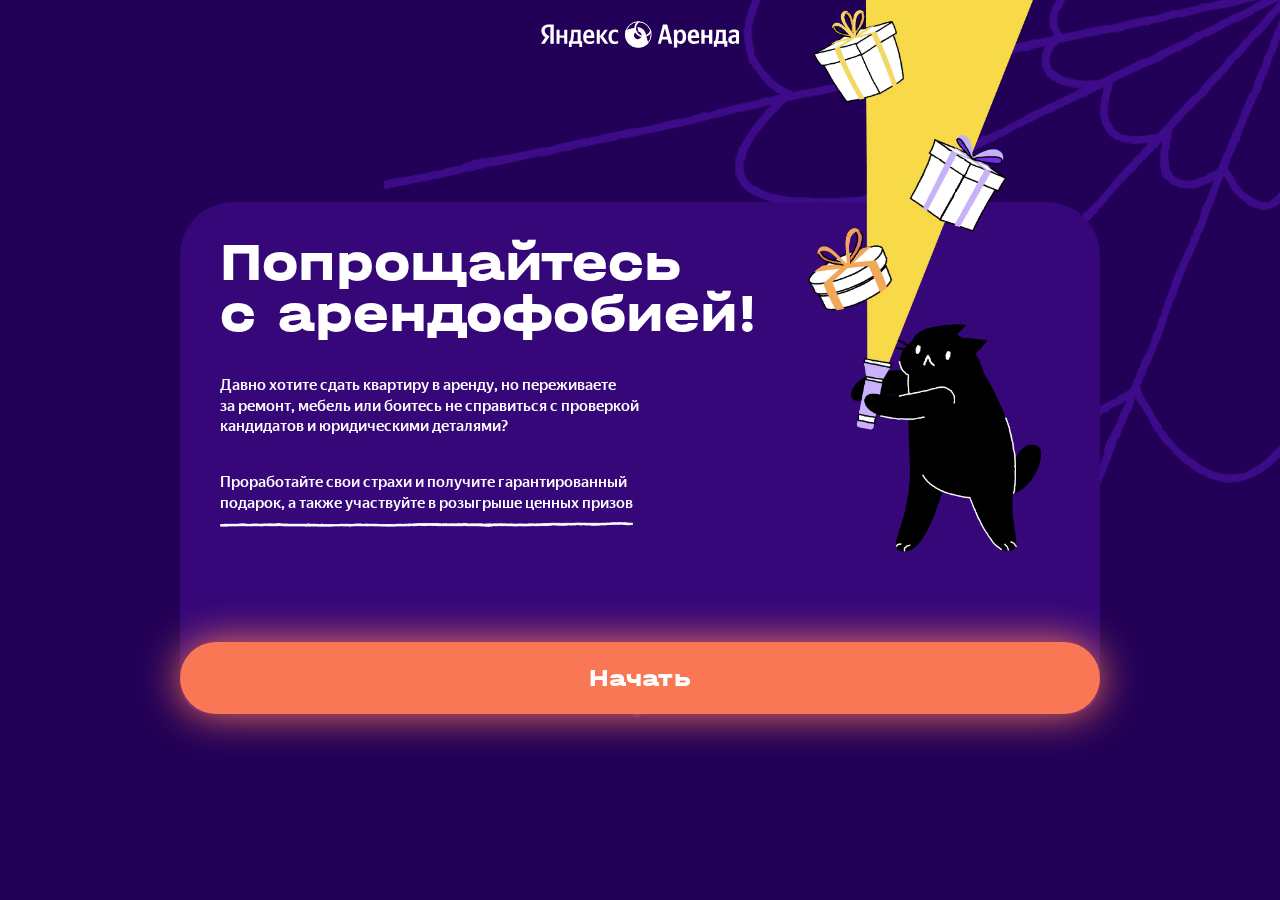
<file: index.html>
<!DOCTYPE html>
<html lang="ru">
  <head>
    <!-- Yandex.Metrika counter -->
    <script type="text/javascript">
      (function (m, e, t, r, i, k, a) {
        m[i] =
          m[i] ||
          function () {
            (m[i].a = m[i].a || []).push(arguments);
          };

        m[i].l = 1 * new Date();

        for (var j = 0; j < document.scripts.length; j++) {
          if (document.scripts[j].src === r) {
            return;
          }
        }
        (k = e.createElement(t)), (a = e.getElementsByTagName(t)[0]), (k.async = 1), (k.src = r), a.parentNode.insertBefore(k, a);
      })(window, document, 'script', 'https://mc.yandex.ru/metrika/tag.js', 'ym');

      ym(100726105, 'init', {
        clickmap: true,
        trackLinks: true,
        accurateTrackBounce: true,
      });
    </script>
    <!-- /Yandex.Metrika counter -->

    <meta charset="utf-8" />
    <link rel="icon" type="image/x-icon" href="./assets/img/favicon.ico" />
    <meta name="theme-color" content="#ffffff" />
    <meta
      name="description"
      content="Проработайте свои страхи перед сдачей квартиры в аренду и получите дополнительные 10% к первой арендной плате от Яндекс Аренды"
    />
    <meta http-equiv="X-UA-Compatible" content="IE=edge" />
    <meta name="viewport" content="width=device-width, initial-scale=1.0" />
    <meta property="og:title" content="Попрощайтесь с арендофобией: сдавайте квартиру без страха" />
    <meta
      property="og:description"
      content="Проработайте свои страхи перед сдачей квартиры в аренду и получите дополнительные 10% к первой арендной плате от Яндекс Аренды"
    />
    <meta property="og:image" content="https://arenda.yandex.ru/stoparendophobia/assets/img/opengraph.jpg" />
    <meta property="og:type" content="website" />
    <link rel="stylesheet" href="./assets/css/styles.min.css?v=1.0.4" />
    <title>Попрощайтесь с арендофобией: сдавайте квартиру без страха</title>
  </head>
  <body class="body night">
    <noscript>
      <div><img src="https://mc.yandex.ru/watch/100726105" style="position: absolute; left: -9999px" alt="" /></div>
    </noscript>

    <header class="header">
      <a
        href="https://arenda.yandex.ru/?utm_source=special&utm_medium=logo&utm_campaign=stoparendophobia"
        class="logo"
        aria-label="Логотип Яндекс Аренда"
      >
        <svg class="icon" width="235" height="32" viewBox="0 0 298 40" fill="none">
          <use xlink:href="#logo"></use>
        </svg>
      </a>
    </header>

    <div class="background" data-fixed>
      <div class="background__night"></div>
      <div class="background__day"></div>
    </div>

    <main class="main">
      <div class="content">
        <div class="foregrounds" data-fixed>
          <div class="light"></div>
          <div class="light light--animated"></div>
        </div>

        <!--WELCOME -->
        <section class="swiper-slide swiper-slide--welcome" data-theme="night" data-hash="welcome">
          <picture class="slideImage slideImage--welcome">
            <source srcset="./assets/img/slides/welcome_mobil.webp" media="(max-width: 1279px), (orientation: portrait)" />
            <img src="./assets/img/slides/welcome.webp" alt="Яндекс Аренда" loading="eager" />
          </picture>
          <div class="text-content first">
            <h1 class="title title--h1">Попрощайтесь <br />с&nbsp;арендофобией!</h1>
            <p class="subtitle">
              Давно хотите сдать квартиру в&nbsp;аренду, но&nbsp;переживаете <br />
              за&nbsp;ремонт, мебель или боитесь не&nbsp;справиться с&nbsp;проверкой <br />
              кандидатов и&nbsp;юридическими деталями?
            </p>
            <p class="subtitle">
              <span>
                Проработайте свои страхи и&nbsp;получите гарантированный <br />
                подарок, а&nbsp;также участвуйте в&nbsp;розыгрыше ценных призов
                <img src="./assets/img/underline.webp" alt="Яндекс Аренда" />
              </span>
            </p>
          </div>

          <button id="startButton" class="button button--light" data-next>Начать</button>
        </section>

        <!--TUTORIAL -->
        <section class="swiper-slide swiper-slide--tutorial" data-theme="night" data-hash="tutorial">
          <div class="tutorial">
            <h2 class="title title--h2">
              Чтобы узнать, <br />
              как можно побороть <br />
              свой страх, нажмите <br />
              на&nbsp;кнопку
              <img src="./assets/img/tutorial_arrow.webp" alt="Яндекс Аренда" class="tutorial_arrow" />
            </h2>
            <picture class="tutorialImage">
              <source srcset="./assets/img/slides/tutorial_mobil.webp" media="(max-width: 1279px), (orientation: portrait)" />
              <img src="./assets/img/slides/tutorial.webp" alt="Яндекс Аренда" />
            </picture>
          </div>
          <button id="turnLightButtonOnboarding" class="button button--light lightning" data-switcher>Включить свет</button>
        </section>

        <!--TUTORIAL-DONE -->
        <section class="swiper-slide swiper-slide--tutorial-done" data-theme="day" data-hash="tutorial-is-done">
          <div class="tutorial">
            <div class="text-content text-content--auto">
              <h2 class="title title--h2">Да будет свет!</h2>
              <p class="subtitle">
                Переходите по кнопкам от&nbsp;страха <br />
                к&nbsp;страху, дойдите до&nbsp;конца и&nbsp;получите <br />
                <span>гарантированный подарок. <img src="./assets/img/underline_dark.webp" alt="Яндекс Аренда" /></span>
                <img src="./assets/img/tutorial_arrow_dark.webp" alt="Яндекс Аренда" class="tutorial_arrow" />
              </p>
              <p class="subtitle">Нажмите «Далее», если готовы</p>
            </div>
            <picture class="tutorialImage tutorialImage--light">
              <source srcset="./assets/img/slides/tutorial2_mobil.webp" media="(max-width: 1279px), (orientation: portrait)" />
              <img src="./assets/img/slides/tutorial2.webp" alt="Яндекс Аренда" />
            </picture>
          </div>
          <button class="button" data-next>Далее</button>
        </section>

        <!--FOBIA-1-->
        <section class="swiper-slide swiper-slide--fobia-1" data-theme="night" data-hash="fobia-price">
          <picture class="slideImage">
            <source srcset="./assets/img/slides/fobia1_mobil.webp" media="(max-width: 1279px), (orientation: portrait)" />
            <img src="./assets/img/slides/fobia1.webp" alt="Яндекс Аренда" loading="lazy" width="1380" height="750" />
          </picture>
          <div class="text-content devided">
            <b class="title title--h5">Страх №1<span>/7</span></b>
            <h2 class="title title--h2">Соседка сдаёт <br />квартиру дороже</h2>
            <p class="text">
              Соседка снова сдала свою однушку выше рынка, <br />
              а&nbsp;ваша так и&nbsp;стоит без&nbsp;просмотров, <br class="show_in_mobil" />хоть и&nbsp;дешевле?
            </p>
            <p class="text">Что-то тут не так.</p>
          </div>
          <button type="button" class="get-present-button" data-popup-open="subscribe">
            <svg class="icon" width="155" height="72">
              <use xlink:href="#present-text"></use>
            </svg>
            <img src="./assets/img/present_night.webp" alt="Яндекс Аренда" class="presentBox" />
            <img src="./assets/img/lid_night.webp" alt="Яндекс Аренда" class="presentLid" />
          </button>

          <button id="turnLightInQuestion1" class="button button--light lightning" data-switcher>Включить свет</button>
        </section>

        <!--FOBIA-1-DONE-->
        <section class="swiper-slide swiper-slide--fobia-1-done" data-theme="day" data-hash="fobia-price-is-done">
          <picture class="slideImage">
            <source srcset="./assets/img/slides/fobia1-done_mobil.webp" media="(max-width: 1279px), (orientation: portrait)" />
            <img src="./assets/img/slides/fobia1-done.webp" alt="Яндекс Аренда" loading="lazy" width="1380" height="750" />
          </picture>
          <div class="text-content devided">
            <b class="title title--h5">Решение №1<span>/7</span></b>
            <h2 class="title title--h2">Умный калькулятор <br />арендной платы</h2>
            <p class="text">
              Арендная плата складывается из&nbsp;разных факторов. <br />
              Поэтому проще не&nbsp;гадать, а&nbsp;использовать технологии и&nbsp;опыт.
            </p>
            <p class="text">
              Наш удобный калькулятор быстро рассчитает <br />
              рыночную стоимость квартиры и&nbsp;сделает вас <br />
              акулой рынка недвижимости.
            </p>
          </div>
          <button type="button" class="get-present-button" data-popup-open="subscribe">
            <svg class="icon" width="155" height="72">
              <use xlink:href="#present-text"></use>
            </svg>
            <img src="./assets/img/present_day.webp" alt="Яндекс Аренда" class="presentBox" />
            <img src="./assets/img/lid_day.webp" alt="Яндекс Аренда" class="presentLid" />
          </button>
          <button class="button" data-next>Далее</button>
        </section>

        <!--FOBIA-2-->
        <section class="swiper-slide swiper-slide--fobia-2" data-theme="night" data-hash="fobia-pets">
          <picture class="slideImage">
            <source srcset="./assets/img/slides/fobia2_mobil.webp" media="(max-width: 1279px), (orientation: portrait)" />
            <img src="./assets/img/slides/fobia2.webp" alt="Яндекс Аренда" loading="lazy" width="1380" height="750" />
          </picture>
          <div class="text-content devided">
            <b class="title title--h5">Страх №2<span>/7</span></b>
            <h2 class="title title--h2">Питомцы жильцов <br />испортят ремонт <br />или&nbsp;мебель</h2>
            <p class="text">
              Царапины на&nbsp;новом диване, ободранные <br />
              обои и&nbsp;растрёпанные подушки уж точно <br />
              не&nbsp;придают уюта.
            </p>
          </div>
          <button type="button" class="get-present-button" data-popup-open="subscribe">
            <svg class="icon" width="155" height="72">
              <use xlink:href="#present-text"></use>
            </svg>
            <img src="./assets/img/present_night.webp" alt="Яндекс Аренда" class="presentBox" />
            <img src="./assets/img/lid_night.webp" alt="Яндекс Аренда" class="presentLid" />
          </button>

          <button id="turnLightInQuestion2" class="button button--light lightning" data-switcher>Включить свет</button>
        </section>

        <!--FOBIA-2-DONE-->
        <section class="swiper-slide swiper-slide--fobia-2-done" data-theme="day" data-hash="fobia-pets-is-done">
          <picture class="slideImage">
            <source srcset="./assets/img/slides/fobia2-done_mobil.webp" media="(max-width: 1279px), (orientation: portrait)" />
            <img src="./assets/img/slides/fobia2-done.webp" alt="Яндекс Аренда" loading="lazy" width="1380" height="750" />
          </picture>
          <div class="text-content devided">
            <b class="title title--h5">Решение №2<span>/7</span></b>
            <h2 class="title title--h2">Финансовая защита <br />от неприятностей</h2>
            <p class="text">
              Любые вещи со&nbsp;временем изнашиваются, и&nbsp;не&nbsp;важно, <br />
              сдаёте вы квартиру жильцам с&nbsp;животными или без.
            </p>
            <p class="text">
              Яндекс Аренда покроет ущерб любимой мебели <br />
              или&nbsp;паркету в&nbsp;пределах одной арендной платы.
            </p>
          </div>
          <button type="button" class="get-present-button" data-popup-open="subscribe">
            <svg class="icon" width="155" height="72">
              <use xlink:href="#present-text"></use>
            </svg>
            <img src="./assets/img/present_day.webp" alt="Яндекс Аренда" class="presentBox" />
            <img src="./assets/img/lid_day.webp" alt="Яндекс Аренда" class="presentLid" />
          </button>
          <button class="button" data-next>Далее</button>
        </section>

        <!--FOBIA-3-->
        <section class="swiper-slide swiper-slide--fobia-3" data-theme="night" data-hash="fobia-party">
          <picture class="slideImage">
            <source srcset="./assets/img/slides/fobia3_mobil.webp" media="(max-width: 1279px), (orientation: portrait)" />
            <img src="./assets/img/slides/fobia3.webp" alt="Яндекс Аренда" loading="lazy" width="1380" height="750" />
          </picture>
          <div class="text-content devided">
            <b class="title title--h5">Страх №3<span>/7</span></b>
            <h2 class="title title--h2">Не узнать квартиру <br />после шумной вечеринки</h2>
            <p class="text">
              Повсюду конфетти, незнакомый кот на&nbsp;люстре и&nbsp;какие-то <br />
              колонки. Они вообще у вас были до&nbsp;этих жильцов?
            </p>
            <p class="text">Вдох-выдох, смело включайте свет…</p>
          </div>
          <button type="button" class="get-present-button" data-popup-open="subscribe">
            <svg class="icon" width="155" height="72">
              <use xlink:href="#present-text"></use>
            </svg>
            <img src="./assets/img/present_night.webp" alt="Яндекс Аренда" class="presentBox" />
            <img src="./assets/img/lid_night.webp" alt="Яндекс Аренда" class="presentLid" />
          </button>

          <button id="turnLightInQuestion3" class="button button--light lightning" data-switcher>Включить свет</button>
        </section>

        <!--FOBIA-3-DONE (SUBSCRIBE)-->
        <section class="swiper-slide swiper-slide--subscribe-now" data-theme="form" data-hash="fobia-party-is-done">
          <div class="subscribe-grid">
            <div class="subscribe-grid__left">
              <div class="text-content">
                <b class="title title--h5">Спокойно!</b>
                <h2 class="title title--h2">
                  Это вечеринка <br />
                  Яндекс Аренды <br />
                  с&nbsp;розыгрышем <br />
                  призов
                </h2>
              </div>
            </div>
            <div class="subscribe-grid__right">
              <div class="prize-mobil closer-to-block">
                <img src="./assets/img/prize/prize_mobil.webp" alt="Яндекс аренда" width="100%" height="auto" loading="lazy" class="prize-image" />
              </div>

              <form action="#" novalidate data-subscribe class="subscribe-form">
                <p class="form-description">
                  <span>
                    Подпишитесь на&nbsp;нашу рассылку <br />
                    и&nbsp;получите промокод на&nbsp;дополнительные <br />
                    10% к&nbsp;первой арендной плате. <br />
                  </span>
                  <span>
                    Среди всех подписавшихся мы разыграем <br />
                    10 Яндекс Станций Миди за&nbsp;1&nbsp;рубль!
                  </span>
                </p>
                <label>
                  <input type="email" name="email" placeholder="E-mail" class="input" required />
                </label>
                <label>
                  <input type="checkbox" name="agree" class="checkbox" checked required />
                  <span>
                    <span class="agree__text">
                      Я даю согласие <a href="https://yandex.ru/legal/lease_termsofuse/?lang=ru" target="_blank">ООО «Яндекс.Вертикали»</a>
                      на&nbsp;обработку моих персональных данных в&nbsp;целях направления мне сообщений рекламного характера
                    </span>
                  </span>
                </label>
                <button type="submit" class="submit" onclick="registerEvent('ClickOnSubscribeButton')"><span>Подписаться</span></button>
              </form>

              <span class="rules">
                <a href="https://yandex.ru/legal/arenda_no_phobia/" target="_blank" onclick="registerEvent('ClickOnRules')">Подробнее о&nbsp;правилах розыгрыша</a>
              </span>
            </div>
          </div>

          <img
            src="./assets/img/prize/prize_subscribe.webp"
            alt="Яндекс аренда"
            width="100%"
            height="auto"
            loading="lazy"
            class="prize-image prize-image--subscribe"
          />

          <button class="button button--yellow" data-next>Далее</button>
        </section>

        <!--FOBIA-4-->
        <section class="swiper-slide swiper-slide--fobia-4" data-theme="night" data-hash="fobia-letter">
          <picture class="slideImage">
            <source srcset="./assets/img/slides/fobia4_mobil.webp" media="(max-width: 1279px), (orientation: portrait)" />
            <img src="./assets/img/slides/fobia4.webp" alt="Яндекс Аренда" loading="lazy" width="1380" height="750" />
          </picture>
          <div class="text-content devided">
            <b class="title title--h5">Страх №4<span>/7</span></b>
            <h2 class="title title--h2">Получить красное <br />письмо от&nbsp;ЖКХ</h2>
            <p class="text">
              Неприятно получать долговое письмо и&nbsp;краснеть. Особенно, <br />
              когда вы были уверены, что жильцы исправно оплачивают ЖКУ.
            </p>
          </div>
          <button type="button" class="get-present-button" data-popup-open="subscribe">
            <svg class="icon" width="155" height="72">
              <use xlink:href="#present-text"></use>
            </svg>
            <img src="./assets/img/present_night.webp" alt="Яндекс Аренда" class="presentBox" />
            <img src="./assets/img/lid_night.webp" alt="Яндекс Аренда" class="presentLid" />
          </button>

          <button id="turnLightInQuestion4" class="button button--light lightning" data-switcher>Включить свет</button>
        </section>

        <!--FOBIA-4-DONE-->
        <section class="swiper-slide swiper-slide--fobia-4-done" data-theme="day" data-hash="fobia-letter-is-done">
          <picture class="slideImage">
            <source srcset="./assets/img/slides/fobia4-done_mobil.webp" media="(max-width: 1279px), (orientation: portrait)" />
            <img src="./assets/img/slides/fobia4-done.webp" alt="Яндекс Аренда" loading="lazy" width="1380" height="750" />
          </picture>
          <div class="text-content devided">
            <b class="title title--h5">Решение №4<span>/7</span></b>
            <h2 class="title title--h2">Приложение <br class="show_in_mobil" />с функцией <br />контроля платежей</h2>
            <p class="text">
              Чтобы не&nbsp;переживать, договоритесь с&nbsp;жильцом ежемесячно <br />
              сверять оплату по&nbsp;квитанции или отслеживайте платежи <br />
              в&nbsp;приложении Яндекс Аренды. Если что-то пойдёт не так, <br />
              сервис компенсирует вам до&nbsp;одного месяца неоплаты.
            </p>
          </div>
          <button type="button" class="get-present-button" data-popup-open="subscribe">
            <svg class="icon" width="155" height="72">
              <use xlink:href="#present-text"></use>
            </svg>
            <img src="./assets/img/present_day.webp" alt="Яндекс Аренда" class="presentBox" />
            <img src="./assets/img/lid_day.webp" alt="Яндекс Аренда" class="presentLid" />
          </button>
          <button class="button" data-next>Далее</button>
        </section>

        <!--FOBIA-5-->
        <section class="swiper-slide swiper-slide--fobia-5" data-theme="night" data-hash="fobia-person">
          <picture class="slideImage">
            <source srcset="./assets/img/slides/fobia5_mobil.webp" media="(max-width: 1279px), (orientation: portrait)" />
            <img src="./assets/img/slides/fobia5.webp" alt="Яндекс Аренда" loading="lazy" width="1380" height="750" />
          </picture>
          <div class="text-content devided">
            <b class="title title--h5">Страх №5<span>/7</span></b>
            <h2 class="title title--h2">Призвать <br />призрачного <br />арендатора</h2>
            <p class="text">Как же узнать, что потенциальный жилец благонадёжен?</p>
            <p class="text">
              Может быть спросить у магического шара, сделать расклад Таро <br />
              или почитать советы из&nbsp;интернета?
            </p>
          </div>
          <button type="button" class="get-present-button" data-popup-open="subscribe">
            <svg class="icon" width="155" height="72">
              <use xlink:href="#present-text"></use>
            </svg>
            <img src="./assets/img/present_night.webp" alt="Яндекс Аренда" class="presentBox" />
            <img src="./assets/img/lid_night.webp" alt="Яндекс Аренда" class="presentLid" />
          </button>
          <button id="turnLightInQuestion5" class="button button--light lightning" data-switcher>Включить свет</button>
        </section>

        <!--FOBIA-5-DONE-->
        <section class="swiper-slide swiper-slide--fobia-5-done" data-theme="day" data-hash="fobia-person-is-done">
          <picture class="slideImage">
            <source srcset="./assets/img/slides/fobia5-done_mobil.webp" media="(max-width: 1279px), (orientation: portrait)" />
            <img src="./assets/img/slides/fobia5-done.webp" alt="Яндекс Аренда" loading="lazy" width="1380" height="750" />
          </picture>
          <div class="text-content devided">
            <b class="title title--h5">Решение №5<span>/7</span></b>
            <h2 class="title title--h2">Проверка потенциальных <br />жильцов</h2>
            <p class="text">
              Пока вы не перешли к&nbsp;кофейной гуще, предлагаем обратиться <br />
              к&nbsp;современным технологиям — отлаженным процессам <br />
              Яндекс Аренды.
            </p>
            <p class="text">Мы проверяем каждую анкету потенциального жильца <br />и&nbsp;предлагаем выбрать только среди проверенных кандидатов.</p>
          </div>
          <button type="button" class="get-present-button" data-popup-open="subscribe">
            <svg class="icon" width="155" height="72">
              <use xlink:href="#present-text"></use>
            </svg>
            <img src="./assets/img/present_day.webp" alt="Яндекс Аренда" class="presentBox" />
            <img src="./assets/img/lid_day.webp" alt="Яндекс Аренда" class="presentLid" />
          </button>
          <button class="button" data-next>Далее</button>
        </section>

        <!--FOBIA-6-->
        <section class="swiper-slide swiper-slide--fobia-6" data-theme="night" data-hash="fobia-key">
          <picture class="slideImage">
            <source srcset="./assets/img/slides/fobia6_mobil.webp" media="(max-width: 1279px), (orientation: portrait)" />
            <img src="./assets/img/slides/fobia6.webp" alt="Яндекс Аренда" loading="lazy" width="1380" height="750" />
          </picture>
          <div class="text-content devided">
            <b class="title title--h5">Страх №6<span>/7</span></b>
            <h2 class="title title--h2 smaller">Обнаружить <br class="keep" />ключ от квартиры <br class="keep" />в почтовом ящике</h2>
            <p class="text">
              Звонки без ответа, тишина за дверью, ключи <br />
              от квартиры в почтовом ящике и неоплата аренды.
            </p>
          </div>
          <button type="button" class="get-present-button" data-popup-open="subscribe">
            <svg class="icon" width="155" height="72">
              <use xlink:href="#present-text"></use>
            </svg>
            <img src="./assets/img/present_night.webp" alt="Яндекс Аренда" class="presentBox" />
            <img src="./assets/img/lid_night.webp" alt="Яндекс Аренда" class="presentLid" />
          </button>

          <button id="turnLightInQuestion6" class="button button--light lightning" data-switcher>Включить свет</button>
        </section>

        <!--FOBIA-6-DONE-->
        <section class="swiper-slide swiper-slide--fobia-6-done" data-theme="day" data-hash="fobia-key-is-done">
          <picture class="slideImage">
            <source srcset="./assets/img/slides/fobia6-done_mobil.webp" media="(max-width: 1279px), (orientation: portrait)" />
            <img src="./assets/img/slides/fobia6-done.webp" alt="Яндекс Аренда" loading="lazy" width="1380" height="750" />
          </picture>
          <div class="text-content devided">
            <b class="title title--h5">Решение №6<span>/7</span></b>
            <h2 class="title title--h2 smaller">Спасительная компенсация <br class="keep" />от&nbsp;Яндекс Аренды</h2>
            <p class="text">Выдыхаем, у&nbsp;Яндекс Аренды на&nbsp;всё есть план-капкан.</p>
            <p class="text">
              В таких ситуациях мы возместим вам ущерб в&nbsp;пределах <br />
              одной арендной платы и&nbsp;оплаты ЖКУ за&nbsp;один месяц, <br />
              а&nbsp;также компенсируем простой квартиры до&nbsp;15&nbsp;дней <br />
              и&nbsp;тут же приступим к поиску новых жильцов.
            </p>
          </div>
          <span class="dop">
            «Финансовая защита» является поручительством Яндекса в&nbsp;соответствии с
            <a href="https://yandex.ru/support/realty/ru/insurance" target="_blank">Условиями</a>.
          </span>
          <button type="button" class="get-present-button" data-popup-open="subscribe">
            <svg class="icon" width="155" height="72">
              <use xlink:href="#present-text"></use>
            </svg>
            <img src="./assets/img/present_day.webp" alt="Яндекс Аренда" class="presentBox" />
            <img src="./assets/img/lid_day.webp" alt="Яндекс Аренда" class="presentLid" />
          </button>
          <button class="button" data-next>Далее</button>
        </section>

        <!--FOBIA-7-->
        <section class="swiper-slide swiper-slide--fobia-7" data-theme="night" data-hash="fobia-neighbours">
          <picture class="slideImage">
            <source srcset="./assets/img/slides/fobia7_mobil.webp" media="(max-width: 1279px), (orientation: portrait)" />
            <img src="./assets/img/slides/fobia7.webp" alt="Яндекс Аренда" loading="lazy" width="1380" height="750" />
          </picture>
          <div class="text-content devided">
            <b class="title title--h5">Страх №7<span>/7</span></b>
            <h2 class="title title--h2">Звонок от&nbsp;соседей <br />в&nbsp;полночь</h2>
            <p class="text">
              «Вы нас топите!» — доносится из&nbsp;телефонной <br />
              трубки в&nbsp;полночь.
            </p>
            <p class="text">
              И в голове сразу куча вопросов: <br />
              что делать и куда бежать?
            </p>
          </div>
          <button type="button" class="get-present-button" data-popup-open="subscribe">
            <svg class="icon" width="155" height="72">
              <use xlink:href="#present-text"></use>
            </svg>
            <img src="./assets/img/present_night.webp" alt="Яндекс Аренда" class="presentBox" />
            <img src="./assets/img/lid_night.webp" alt="Яндекс Аренда" class="presentLid" />
          </button>
          <button id="turnLightInQuestion7" class="button button--light lightning" data-switcher>Включить свет</button>
        </section>

        <!--FOBIA-7-DONE-->
        <section class="swiper-slide swiper-slide--fobia-7-done" data-theme="day" data-hash="fobia-neighbours-is-done">
          <picture class="slideImage">
            <source srcset="./assets/img/slides/fobia7-done_mobil.webp" media="(max-width: 1279px), (orientation: portrait)" />
            <img src="./assets/img/slides/fobia7-done.webp" alt="Яндекс Аренда" loading="lazy" width="1380" height="750" />
          </picture>
          <div class="text-content devided">
            <b class="title title--h5">Решение №7<span>/7</span></b>
            <h2 class="title title--h2">Страхование <br />имущества</h2>
            <p class="text">
              Если такое вдруг произошло, то для начала выдохните. <br />
              Ну а&nbsp;потом обратитесь в&nbsp;службу поддержки Яндекс Аренды: <br />
              страхование квартиры в&nbsp;сервисе покроет траты перед <br />
              соседями в&nbsp;форс-мажорных обстоятельствах.
            </p>
          </div>
          <span class="dop">
            «Финансовая защита» является поручительством Яндекса в&nbsp;соответствии с
            <a href="https://yandex.ru/support/realty/ru/insurance" target="_blank">Условиями</a>. <br class="keep" /><br class="show_in_mobil" />
            Страховые услуги оказываются АО «АльфаСтрахование».
          </span>
          <button type="button" class="get-present-button" data-popup-open="subscribe">
            <svg class="icon" width="155" height="72">
              <use xlink:href="#present-text"></use>
            </svg>
            <img src="./assets/img/present_day.webp" alt="Яндекс Аренда" class="presentBox" />
            <img src="./assets/img/lid_day.webp" alt="Яндекс Аренда" class="presentLid" />
          </button>
          <button class="button" data-next>Далее</button>
        </section>

        <!--FINAL FORM-->
        <section class="swiper-slide swiper-slide--final" data-theme="form" data-hash="subscribe">
          <div class="subscribe-grid">
            <div class="subscribe-grid__left">
              <h2 class="title title--h2">
                Успех! Вместе <br />
                мы&nbsp;проработали <br />
                арендофобию!
              </h2>
            </div>
            <div class="subscribe-grid__right">
              <div class="prize-mobil closer-to-block">
                <img src="./assets/img/prize/prize_mobil.webp" alt="Яндекс аренда" width="100%" height="auto" loading="lazy" class="prize-image" />
              </div>

              <form action="#" novalidate data-subscribe class="subscribe-form">
                <p class="form-description">
                  <span>
                    Подпишитесь на&nbsp;нашу рассылку <br />
                    и&nbsp;получите промокод на&nbsp;дополнительные <br />
                    10% к&nbsp;первой арендной плате. <br />
                  </span>
                  <span>
                    Среди всех подписавшихся мы разыграем <br />
                    10 Яндекс Станций Миди за&nbsp;1&nbsp;рубль!
                  </span>
                </p>
                <label>
                  <input type="email" name="email" placeholder="E-mail" class="input" required />
                </label>
                <label>
                  <input type="checkbox" name="agree" class="checkbox" checked required />
                  <span>
                    <span class="agree__text">
                      Я даю согласие <a href="https://yandex.ru/legal/lease_termsofuse/?lang=ru" target="_blank">ООО «Яндекс.Вертикали»</a>
                      на&nbsp;обработку моих персональных данных в&nbsp;целях направления мне сообщений рекламного характера
                    </span>
                  </span>
                </label>
                <button type="submit" class="submit" onclick="registerEvent('ClickOnSubscribeButton')"><span>Подписаться</span></button>
              </form>

              <span class="rules">
                <a href="https://yandex.ru/legal/arenda_no_phobia/" target="_blank" onclick="registerEvent('ClickOnRules')">Подробнее о&nbsp;правилах розыгрыша</a>
              </span>
            </div>
            <img
              src="./assets/img/prize/prize_final.webp"
              alt="Яндекс аренда"
              width="100%"
              height="auto"
              loading="lazy"
              class="prize-image prize-image--final"
            />
          </div>

          <div class="more-about-us">
            <div class="subscribe-grid">
              <div class="subscribe-grid__left">
                <p class="more-about-us-left">
                  <span>Яндекс Аренда</span> помогает посмотреть на&nbsp;процесс <br />
                  аренды по-новому и&nbsp;избавиться от&nbsp;старых страхов <br />
                  с&nbsp;помощью технологий и&nbsp;удобных процессов.
                </p>
              </div>
              <div class="subscribe-grid__right">
                <p class="more-about-us-right">
                  Мы сами проведём показы квартиры, обеспечим <br />
                  арендную плату вовремя и&nbsp;будем рядом <br />
                  на&nbsp;протяжении всего <br class="show_in_mobil" />срока сдачи квартиры.
                </p>
              </div>
            </div>
            <a id="learnMoreButton" href="https://arenda.yandex.ru/?utm_source=special&utm_medium=finalpage&utm_campaign=stoparendophobia" class="button">
              Узнать больше<span class="del_in_tablet">&nbsp;о&nbsp;Яндекс Аренде</span>
            </a>
          </div>
        </section>
      </div>
    </main>

    <!--POPUPS-->
    <div class="backdrop" data-backdrop>
      <div class="popup" data-popup></div>
    </div>

    <svg xmlns="http://www.w3.org/2000/svg" style="display: none">
      <symbol id="logo" viewBox="0 0 298 40" fill="none">
        <path
          d="M14.1154 8.89322H11.8727C9.79609 8.89322 8.23174 9.36373 7.1796 10.3048C6.12747 11.2458 5.60141 12.4913 5.60141 14.0412C5.60141 14.9269 5.69831 15.7018 5.89213 16.3661C6.08594 17.0027 6.36282 17.5977 6.72276 18.1513C7.11039 18.7048 7.58108 19.2307 8.13483 19.7289C8.71627 20.1994 9.39462 20.6976 10.1699 21.2234L12.7033 22.9256L5.39375 33.8443H-0.046875L6.5151 24.088C5.57372 23.4238 4.72925 22.7457 3.98168 22.0538C3.2618 21.3618 2.65267 20.6284 2.15429 19.8534C1.65592 19.0785 1.26829 18.2481 0.991413 17.3625C0.742224 16.4491 0.617629 15.4389 0.617629 14.3318C0.617629 12.9479 0.852974 11.6886 1.32366 10.5539C1.82204 9.39141 2.54192 8.40887 3.4833 7.60623C4.42468 6.77591 5.58756 6.13933 6.97195 5.69649C8.38402 5.22598 10.0037 4.99072 11.8311 4.99072H19.1407V33.8443H14.1154V8.89322Z"
          fill="var(--logo-color)"
        />
        <path
          d="M61.6877 38.6186H57.5346V33.8443H46.0304V38.6186H41.8772V30.1909H43.2478C43.6908 29.3052 44.0507 28.2535 44.3276 27.0357C44.6044 25.7902 44.8259 24.4755 44.9921 23.0917C45.1582 21.7078 45.269 20.2963 45.3243 18.857C45.3797 17.4178 45.4074 16.0478 45.4074 14.747V12.9618H59.4866V30.1909H61.6877V38.6186ZM68.0005 25.0429C68.0836 26.925 68.5266 28.3227 69.3295 29.236C70.1325 30.1494 71.4892 30.606 73.3996 30.606C74.5625 30.606 75.7115 30.4123 76.8467 30.0248C78.0096 29.6097 78.9648 29.153 79.7124 28.6548V32.4327C78.9925 32.9309 78.0788 33.3599 76.9713 33.7197C75.8638 34.0795 74.5348 34.2594 72.9843 34.2594C69.8833 34.2594 67.4883 33.3738 65.7994 31.6024C64.1381 29.8311 63.3075 27.1187 63.3075 23.4653C63.3075 21.8877 63.4736 20.4346 63.8058 19.1061C64.1658 17.7776 64.7057 16.629 65.4256 15.6603C66.1455 14.6639 67.0453 13.9028 68.1251 13.3769C69.2326 12.8234 70.5201 12.5466 71.9875 12.5466C73.1781 12.5466 74.2579 12.7265 75.227 13.0863C76.2238 13.4461 77.0682 14.0274 77.7604 14.83C78.4526 15.6326 78.9787 16.6705 79.3386 17.9437C79.7262 19.1892 79.9201 20.7253 79.9201 22.552V25.0429H68.0005ZM39.3853 12.9618V33.8443H34.8584V25.0014H27.8396V33.8443H23.3126V12.9618H27.8396V21.348H34.8584V12.9618H39.3853ZM88.1848 23.3408V33.8443H83.6579V12.9618H88.1848V23.0501L95.4944 12.9618H100.229L93.1271 22.7595L101.143 33.8443H95.8266L88.1848 23.3408ZM110.819 34.2594C107.552 34.2594 105.13 33.3323 103.551 31.4779C102.001 29.6235 101.226 26.9388 101.226 23.4238C101.226 21.8462 101.42 20.3931 101.807 19.0646C102.222 17.7084 102.818 16.5598 103.593 15.6188C104.396 14.6501 105.379 13.9028 106.542 13.3769C107.705 12.8234 109.061 12.5466 110.612 12.5466C111.802 12.5466 112.827 12.6435 113.685 12.8372C114.543 13.0033 115.222 13.2386 115.72 13.543V17.5285C115.25 17.2241 114.599 16.9335 113.768 16.6567C112.938 16.3799 112.065 16.2415 111.152 16.2415C109.463 16.2415 108.161 16.8366 107.248 18.0267C106.362 19.1892 105.919 20.9467 105.919 23.2992C105.919 25.5411 106.32 27.3124 107.123 28.6133C107.926 29.9141 109.255 30.5645 111.11 30.5645C112.107 30.5645 112.965 30.44 113.685 30.1909C114.433 29.9141 115.111 29.5681 115.72 29.153V32.9724C115.139 33.3876 114.447 33.7059 113.644 33.9273C112.868 34.1487 111.927 34.2594 110.819 34.2594ZM54.9596 16.6152H49.3944V17.487C49.3944 18.4004 49.3667 19.4244 49.3114 20.5592C49.256 21.694 49.1591 22.8426 49.0206 24.005C48.8822 25.1675 48.6884 26.2884 48.4392 27.3678C48.2177 28.4472 47.927 29.3882 47.567 30.1909H54.9596V16.6152ZM71.9045 16.2C70.6309 16.2 69.6756 16.6705 69.0388 17.6116C68.402 18.5249 68.0559 19.8673 68.0005 21.6386H75.3101V21.0989C75.3101 20.407 75.2547 19.7704 75.1439 19.1892C75.0332 18.5803 74.8394 18.0544 74.5625 17.6116C74.3133 17.1687 73.9672 16.8228 73.5242 16.5737C73.1089 16.3246 72.569 16.2 71.9045 16.2Z"
          fill="var(--logo-color)"
        />
        <path
          d="M189.316 4.88623L196.917 33.7398H191.684L190.064 27.4294H181.467L179.847 33.7398H175.32L182.962 4.88623H189.316ZM182.464 23.5269H189.109L185.828 10.5739L182.464 23.5269Z"
          fill="var(--logo-color)"
        />
        <path
          d="M204.228 15.5558C204.865 14.5318 205.654 13.7568 206.595 13.2309C207.564 12.7051 208.63 12.4421 209.793 12.4421C210.956 12.4421 212.022 12.6774 212.991 13.1479C213.96 13.6184 214.791 14.3242 215.483 15.2652C216.175 16.1786 216.715 17.3133 217.103 18.6695C217.49 19.998 217.684 21.5341 217.684 23.2778C217.684 25.0214 217.476 26.5714 217.061 27.9276C216.673 29.2837 216.12 30.4324 215.4 31.3734C214.708 32.2867 213.849 32.9787 212.825 33.4492C211.828 33.9197 210.734 34.1549 209.544 34.1549C207.357 34.1549 205.626 33.2001 204.352 31.2903V39.7596H199.41V12.8573H203.979L204.228 15.5558ZM208.298 30.2525C209.738 30.2525 210.804 29.6989 211.496 28.5918C212.216 27.4847 212.576 25.7134 212.576 23.2778C212.576 20.8422 212.243 19.0847 211.579 18.0053C210.914 16.8982 209.904 16.3446 208.547 16.3446C207.163 16.3446 206.124 16.8705 205.432 17.9222C204.74 18.974 204.38 20.6623 204.352 22.9872V23.3193C204.352 25.7549 204.671 27.5262 205.308 28.6333C205.972 29.7127 206.969 30.2525 208.298 30.2525Z"
          fill="var(--logo-color)"
        />
        <path
          d="M225.265 25.063C225.348 26.8066 225.777 28.1075 226.552 28.9655C227.328 29.8235 228.629 30.2525 230.456 30.2525C231.675 30.2525 232.865 30.0587 234.028 29.6712C235.219 29.2837 236.201 28.8271 236.977 28.3012V32.3282C236.257 32.8264 235.315 33.2554 234.153 33.6152C232.99 33.975 231.619 34.1549 230.041 34.1549C226.857 34.1549 224.407 33.2693 222.69 31.4979C221.001 29.7266 220.156 27.0142 220.156 23.3608C220.156 21.7832 220.336 20.3301 220.696 19.0016C221.056 17.6731 221.596 16.5245 222.316 15.5558C223.064 14.5594 223.991 13.7983 225.099 13.2724C226.234 12.7189 227.549 12.4421 229.044 12.4421C230.29 12.4421 231.412 12.622 232.408 12.9818C233.405 13.3416 234.249 13.9229 234.942 14.7255C235.662 15.5281 236.215 16.566 236.603 17.8392C236.991 19.0847 237.184 20.6208 237.184 22.4475V25.063H225.265ZM228.961 16.3446C227.771 16.3446 226.871 16.7736 226.262 17.6316C225.652 18.4896 225.32 19.7489 225.265 21.4096H232.159V20.9944C232.159 20.3301 232.104 19.7212 231.993 19.1677C231.91 18.5865 231.744 18.0883 231.495 17.6731C231.245 17.258 230.913 16.9397 230.498 16.7183C230.082 16.4692 229.57 16.3446 228.961 16.3446Z"
          fill="var(--logo-color)"
        />
        <path
          d="M256.984 12.8573V33.7398H252.041V25.0214H245.438V33.7398H240.496V12.8573H245.438V21.119H252.041V12.8573H256.984Z"
          fill="var(--logo-color)"
        />
        <path
          d="M279.497 38.5141H274.928V33.7398H263.839V38.5141H259.271V29.8373H260.807C261.25 28.9793 261.596 27.9414 261.846 26.7236C262.123 25.5058 262.33 24.2188 262.469 22.8626C262.635 21.4788 262.745 20.0811 262.801 18.6695C262.856 17.258 262.884 15.9156 262.884 14.6425V12.8573H277.295V29.8373H279.497V38.5141ZM272.353 16.7598H267.12V17.3825C267.12 18.2959 267.092 19.3061 267.037 20.4132C266.982 21.5203 266.885 22.6412 266.746 23.776C266.636 24.9107 266.456 26.0178 266.206 27.0972C265.985 28.149 265.708 29.0623 265.376 29.8373H272.353V16.7598Z"
          fill="var(--logo-color)"
        />
        <path
          d="M292.66 24.2326H291.954C289.822 24.2326 288.299 24.4817 287.386 24.9799C286.472 25.4504 286.015 26.2808 286.015 27.4709C286.015 28.3566 286.264 29.0762 286.763 29.6297C287.289 30.1556 288.078 30.4185 289.13 30.4185C290.016 30.4185 290.75 30.2663 291.331 29.9618C291.912 29.6297 292.355 29.2284 292.66 28.7579V24.2326ZM297.602 28.6333C297.602 30.3493 297.685 32.0515 297.851 33.7398H293.034C292.951 33.5184 292.868 33.2554 292.785 32.951C292.729 32.6465 292.688 32.3559 292.66 32.0792H292.452C291.982 32.5773 291.373 33.034 290.625 33.4492C289.877 33.8367 288.784 34.0304 287.344 34.0304C285.434 34.0304 283.883 33.463 282.692 32.3282C281.53 31.1935 280.948 29.5605 280.948 27.4294C280.948 25.2982 281.82 23.6514 283.565 22.489C285.309 21.2989 288.078 20.7038 291.871 20.7038H292.66V19.5413C292.66 18.4066 292.383 17.6178 291.829 17.1749C291.276 16.7044 290.404 16.4692 289.213 16.4692C288.576 16.4692 287.925 16.5384 287.261 16.6767C286.596 16.7875 285.96 16.9397 285.351 17.1334C284.769 17.3272 284.215 17.5486 283.689 17.7977C283.191 18.0468 282.776 18.2959 282.443 18.545V14.4349C283.191 13.9921 284.188 13.5631 285.434 13.1479C286.68 12.7327 288.133 12.5252 289.794 12.5252C292.425 12.5252 294.377 13.051 295.65 14.1028C296.952 15.1545 297.602 16.9535 297.602 19.4998V28.6333Z"
          fill="var(--logo-color)"
        />
        <circle cx="146" cy="20" r="20" fill="var(--logo-bg)" />
        <circle cx="146" cy="20" r="19.25" stroke="var(--logo-border)" stroke-width="1.5" />
        <path
          fill-rule="evenodd"
          clip-rule="evenodd"
          d="M160.993 33.2371C157.328 37.3846 151.97 40 146 40C134.954 40 126 31.0457 126 20C126 17.661 126.402 15.4157 127.139 13.3294L141.709 9.42854C148.351 7.64652 155.184 11.5842 156.967 18.2332L159.421 27.402L160.993 33.2371ZM139.581 22.7649C140.415 25.8595 143.587 27.6894 146.683 26.8655C149.779 26.032 151.609 22.8512 150.785 19.7662C149.951 16.6716 146.779 14.8321 143.683 15.6656C140.587 16.4991 138.757 19.6704 139.581 22.7649Z"
          fill="var(--logo-card)"
        />
        <path
          fill-rule="evenodd"
          clip-rule="evenodd"
          d="M145 10.5C145 12.4515 145.658 14.2493 146.763 15.6841C145.791 15.4077 144.732 15.3831 143.683 15.6656C143.548 15.702 143.415 15.7428 143.285 15.7879C142.464 14.2048 142 12.4066 142 10.5C142 10.1085 142.02 9.7216 142.058 9.34018C143.086 9.09524 144.118 8.98604 145.132 9.00142C145.045 9.48789 145 9.98867 145 10.5Z"
          fill="var(--logo-sub)"
        />
        <path
          fill-rule="evenodd"
          clip-rule="evenodd"
          d="M140 10.5C140 6.2736 141.942 2.50081 144.983 0.0254257C145.32 0.00854263 145.659 0 146 0C147.16 0 148.297 0.0987596 149.403 0.288329C145.357 1.91317 142.5 5.87296 142.5 10.5C142.5 15.7089 146.121 20.0721 150.982 21.2105C150.99 22.0664 150.807 22.8997 150.463 23.657C144.47 22.2791 140 16.9115 140 10.5ZM158.277 23.1303C161.524 21.9018 164.172 19.4577 165.668 16.3536C165.396 14.8755 164.961 13.4542 164.383 12.1092C163.81 16.0191 161.18 19.2606 157.627 20.6996L158.277 23.1303Z"
          fill="var(--logo-ring)"
        />
      </symbol>

      <symbol id="button-arrow" viewBox="0 0 66 46">
        <path
          d="M3.5 20C1.84315 20 0.5 21.3431 0.5 23C0.5 24.6569 1.84315 26 3.5 26V20ZM64.6213 25.1213C65.7929 23.9497 65.7929 22.0503 64.6213 20.8787L45.5294 1.7868C44.3579 0.615224 42.4584 0.615224 41.2868 1.7868C40.1152 2.95837 40.1152 4.85786 41.2868 6.02944L58.2574 23L41.2868 39.9706C40.1152 41.1421 40.1152 43.0416 41.2868 44.2132C42.4584 45.3848 44.3579 45.3848 45.5294 44.2132L64.6213 25.1213ZM3.5 26H62.5V20H3.5V26Z"
        />
      </symbol>

      <symbol id="present-text" viewBox="0 0 155 72">
        <path
          d="M3.31407 58.7446L2.38864 64.5024L13.7103 66.3013L13.3331 68.6523L0 66.5374L1.67973 56.0741L15.0128 58.1925L14.6357 60.5435L3.31407 58.7446Z"
        />
        <path
          d="M17.2515 52.2124C17.0175 52.8583 16.6962 53.4209 16.2842 53.9001C15.8721 54.3794 15.3902 54.7475 14.8349 55.0079C14.2797 55.2684 13.665 55.4142 12.9876 55.4386C12.3101 55.4629 11.5872 55.3413 10.8189 55.067C10.0506 54.7926 9.41157 54.4349 8.90171 53.9904C8.39535 53.5459 8.00772 53.0458 7.74581 52.4937C7.48389 51.9415 7.3477 51.3546 7.33722 50.7261C7.33024 50.101 7.44199 49.462 7.67247 48.8161C7.90645 48.1701 8.22773 47.6006 8.63631 47.1075C9.04489 46.6144 9.53031 46.2358 10.0856 45.9684C10.6408 45.701 11.2589 45.5552 11.9364 45.5309C12.6139 45.5066 13.3368 45.6281 14.105 45.9024C14.8733 46.1768 15.5124 46.5345 16.0223 46.979C16.5286 47.4235 16.9128 47.927 17.1747 48.4827C17.4366 49.0383 17.5693 49.6391 17.5798 50.2781C17.5902 50.9171 17.4785 51.563 17.248 52.2089L17.2515 52.2124ZM15.4949 51.5908C15.7429 50.8962 15.7045 50.2364 15.3762 49.6078C15.0479 48.9793 14.3635 48.4827 13.3193 48.1111C12.8095 47.9305 12.345 47.8333 11.9224 47.8229C11.4999 47.8124 11.1262 47.868 10.8015 47.993C10.4767 48.118 10.2008 48.3056 9.97032 48.5521C9.73984 48.8022 9.56523 49.0974 9.443 49.4412C9.20204 50.1114 9.24744 50.7573 9.5792 51.3789C9.91095 52.0006 10.5919 52.4937 11.6186 52.8618C12.6593 53.2299 13.5079 53.282 14.1609 53.0076C14.814 52.7333 15.261 52.261 15.5019 51.5908H15.4949Z"
        />
        <path
          d="M23.1252 39.5856L19.7972 45.4927L22.1579 46.979L21.1731 48.7293L17.1082 46.465L17.5412 45.6976C17.4574 45.3364 17.2653 44.9752 16.965 44.6141C16.6647 44.2529 16.2561 43.8674 15.7393 43.4577C15.2224 43.0479 14.5973 42.6103 13.8675 42.145C13.1376 41.6796 12.296 41.1552 11.3496 40.5684L14.8523 34.3522L21.7633 38.2034L22.556 36.797L26.6209 39.0612L25.6431 40.7941L23.1252 39.5856ZM15.3586 37.2554L13.9373 39.7731C15.2259 40.5614 16.2561 41.2594 17.0244 41.8602C17.7927 42.461 18.3584 43.0479 18.7111 43.6174L20.6388 40.1968L15.3586 37.2554Z"
        />
        <path
          d="M28.4364 32.463C28.2932 32.3831 28.1081 32.272 27.8811 32.1331C27.6541 31.9942 27.4446 31.8553 27.249 31.7164C27.3189 31.949 27.3713 32.1956 27.4027 32.4595C27.4341 32.7234 27.4271 32.9978 27.3922 33.2895C27.3538 33.5777 27.27 33.8764 27.1373 34.1785C27.0046 34.4806 26.8195 34.7862 26.5785 35.0884C26.3201 35.4113 26.0303 35.6787 25.7055 35.894C25.3807 36.1093 25.0385 36.2517 24.6788 36.3177C24.3191 36.3837 23.9524 36.3698 23.5788 36.276C23.2051 36.1823 22.8314 35.9843 22.4578 35.6891C21.6301 35.0363 21.2425 34.2341 21.2879 33.2791C21.3368 32.3275 21.8676 31.2128 22.8838 29.9418L23.6451 28.9868L23.261 28.6847C22.7581 28.2888 22.3076 28.1464 21.9025 28.2575C21.5009 28.3686 21.0819 28.6951 20.6523 29.2334C20.2752 29.7022 19.9993 30.1814 19.8177 30.6711C19.6361 31.1607 19.5034 31.6261 19.4231 32.0706L17.7119 31.317C17.7957 30.8725 17.9668 30.3411 18.2253 29.723C18.4872 29.1049 18.8608 28.4902 19.3532 27.872C20.1599 26.865 20.9946 26.2468 21.8571 26.0176C22.7232 25.7919 23.6172 26.0419 24.5426 26.7747L28.4678 29.8793C28.5551 29.9487 28.6599 30.0251 28.7751 30.112C28.8938 30.1953 29.0126 30.2821 29.1348 30.3724C29.257 30.4592 29.3723 30.5426 29.477 30.619C29.5853 30.6954 29.6761 30.7579 29.7529 30.7996L28.4259 32.4595L28.4364 32.463ZM25.6042 33.5048C25.7928 33.2687 25.9255 33.0325 26.0058 32.7929C26.0861 32.5533 26.135 32.3171 26.1525 32.081C26.17 31.8483 26.1595 31.6226 26.1211 31.4107C26.0826 31.1989 26.0303 31.001 25.9674 30.8204L24.801 29.9001L24.1096 30.7648C23.5229 31.4976 23.2121 32.1088 23.1772 32.5915C23.1422 33.0777 23.3134 33.4666 23.687 33.7618C24.0118 34.0188 24.3435 34.1264 24.6788 34.0882C25.014 34.05 25.3214 33.8555 25.6042 33.5013V33.5048Z"
        />
        <path
          d="M35.1455 25.9377C34.5973 26.4343 34.0141 26.7365 33.3995 26.8441C32.7848 26.9518 32.1667 26.9066 31.5451 26.7087L34.9046 30.3863L33.2144 31.9108L24.3896 22.2497L25.9541 20.8363L27.1939 21.9962C27.0472 21.3537 27.0577 20.7252 27.2253 20.1175C27.3929 19.5097 27.7631 18.9472 28.3428 18.4262C28.7723 18.0408 29.2473 17.7491 29.7746 17.5511C30.2984 17.3566 30.8502 17.2837 31.4194 17.3323C31.9921 17.381 32.5753 17.5615 33.176 17.8741C33.7731 18.1866 34.3633 18.6554 34.936 19.2875C35.5192 19.9265 35.9383 20.5585 36.1932 21.1801C36.4481 21.8017 36.5703 22.4025 36.5599 22.9755C36.5494 23.552 36.4202 24.0903 36.1687 24.5973C35.9173 25.1043 35.5786 25.5488 35.149 25.9343L35.1455 25.9377ZM33.4728 24.9411C34.0315 24.4375 34.3039 23.8298 34.2934 23.1214C34.283 22.4129 33.9163 21.6628 33.1969 20.8745C32.4775 20.0862 31.7616 19.6521 31.0527 19.5722C30.3438 19.4924 29.7082 19.7042 29.1495 20.2112C28.8701 20.4647 28.6571 20.746 28.5069 21.0551C28.3568 21.3642 28.2869 21.6975 28.2904 22.0483C28.2974 22.399 28.3812 22.7671 28.5488 23.1561C28.7164 23.545 28.9819 23.9375 29.345 24.3368C29.7082 24.7362 30.0749 25.0348 30.4486 25.2397C30.8222 25.4446 31.1854 25.5662 31.5381 25.6078C31.8908 25.6495 32.2296 25.6148 32.5578 25.4967C32.8861 25.3821 33.1899 25.1981 33.4693 24.9445L33.4728 24.9411Z"
        />
        <path
          d="M43.0965 19.9821C42.5133 20.3537 41.9127 20.6002 41.2911 20.7252C40.6695 20.8503 40.0618 20.8503 39.4612 20.7183C38.864 20.5863 38.2878 20.3259 37.736 19.9335C37.1843 19.541 36.6919 19.0028 36.2519 18.3186C35.8118 17.6345 35.529 16.9608 35.4033 16.301C35.2775 15.6412 35.281 15.0126 35.4137 14.4153C35.5464 13.818 35.8014 13.2728 36.182 12.7692C36.5627 12.2692 37.0411 11.8351 37.6243 11.4635C38.2075 11.0919 38.8116 10.8384 39.4402 10.6995C40.0688 10.5606 40.6834 10.5571 41.2876 10.6856C41.8917 10.8141 42.4679 11.0745 43.0197 11.467C43.5715 11.8594 44.0638 12.3977 44.5039 13.0818C44.9439 13.7659 45.2267 14.4396 45.3525 15.1029C45.4782 15.7662 45.4747 16.3948 45.335 16.9921C45.1988 17.5928 44.9369 18.1485 44.5493 18.659C44.1616 19.1729 43.6762 19.614 43.093 19.9821H43.0965ZM42.0908 18.4159C42.7159 18.02 43.093 17.4713 43.2187 16.7768C43.3445 16.0822 43.1105 15.2696 42.5168 14.3424C42.227 13.8909 41.9162 13.5298 41.5879 13.2624C41.2596 12.995 40.9314 12.8109 40.5961 12.7137C40.2644 12.613 39.9291 12.5921 39.5939 12.6512C39.2586 12.7102 38.9373 12.8352 38.63 13.0297C38.0259 13.4117 37.6627 13.95 37.5405 14.6445C37.4182 15.339 37.6522 16.1412 38.2389 17.058C38.8361 17.9853 39.4751 18.5409 40.1561 18.7215C40.8406 18.9021 41.4831 18.8014 42.0873 18.4194L42.0908 18.4159Z"
        />
        <path
          d="M49.7325 11.7655L48.9537 12.1024L50.5217 15.6967L48.4299 16.5996L44.5361 7.6712L46.6279 6.76829L48.2274 10.432L49.0585 10.0743L50.2633 5.20209L52.4424 4.26099L50.9722 9.98404L56.5108 13.113L54.0209 14.186L49.736 11.7621L49.7325 11.7655Z"
        />
        <path
          d="M62.7442 15.0751C62.4613 15.1341 62.1715 15.1688 61.8816 15.1827C61.5883 15.1966 61.3508 15.1827 61.1623 15.148L61.0715 13.2901C61.2181 13.3109 61.3858 13.3213 61.5778 13.3213C61.7699 13.3213 61.9899 13.2936 62.2344 13.2449C62.615 13.1685 62.9188 13.0192 63.1458 12.8004C63.3728 12.5816 63.5474 12.283 63.6731 11.8975L57.8691 2.54894L60.2543 2.06624L64.2598 8.8311L65.2621 1.04873L67.3678 0.621582L65.957 10.7272C65.8662 11.3454 65.7475 11.8975 65.6043 12.3872C65.4611 12.8768 65.2656 13.3005 65.0176 13.6651C64.7697 14.0263 64.4624 14.325 64.0957 14.5611C63.7255 14.7938 63.2785 14.9674 62.7477 15.0751H62.7442Z"
        />
        <path
          d="M75.0506 0.135436L77.352 0.0972363L77.4183 4.09087L78.1901 4.07698L80.8756 0.0382L83.2118 0L80.0095 4.74027L83.5645 9.7271L80.886 9.77225L78.1796 5.89669L77.4428 5.91058L77.5091 9.82781L75.2078 9.86601L75.1414 5.94878L74.4046 5.96267L71.754 9.92505L69.1523 9.96672L72.5572 4.94169L69.1593 0.232673L71.5724 0.194473L74.3347 4.14296L75.1065 4.12907L75.0401 0.135436H75.0506Z"
        />
        <path
          d="M92.3364 10.6543C92.2665 10.6925 92.1338 10.7481 91.9382 10.8175C91.7427 10.887 91.4878 10.9495 91.1805 11.0051C90.8731 11.0606 90.5065 11.0953 90.0839 11.1092C89.6614 11.1231 89.1829 11.0849 88.6486 10.9981C86.8746 10.7064 85.6244 10.0535 84.8945 9.03255C84.1647 8.01504 83.9307 6.71276 84.1926 5.13615C84.3218 4.35826 84.5558 3.68108 84.8945 3.1046C85.2333 2.52813 85.6489 2.05931 86.1412 1.70162C86.6336 1.34393 87.1924 1.10084 87.821 0.968879C88.4461 0.836915 89.1166 0.82997 89.822 0.94457C90.5414 1.06264 91.1735 1.28837 91.7183 1.61828C92.263 1.94819 92.6856 2.37881 92.9859 2.91013C93.2862 3.44146 93.4539 4.07002 93.4853 4.79929C93.5167 5.52509 93.384 6.34118 93.0802 7.24062L86.4381 6.15018C86.3857 7.00795 86.5673 7.69207 86.9864 8.19215C87.4054 8.69569 88.1004 9.0256 89.0677 9.18534C89.4658 9.25133 89.8325 9.27564 90.1747 9.26174C90.5169 9.24785 90.8138 9.21313 91.0722 9.16104C91.3306 9.10894 91.5506 9.04644 91.7322 8.98045C91.9138 8.91447 92.05 8.85544 92.1338 8.80682L92.3433 10.6578L92.3364 10.6543ZM89.5321 2.68093C88.8861 2.57328 88.3273 2.67399 87.8489 2.97611C87.3705 3.27824 87.0038 3.78873 86.7454 4.50411L91.1909 5.23338C91.3376 4.49717 91.2608 3.91375 90.9569 3.48313C90.6531 3.05251 90.1782 2.78511 89.5321 2.68093Z"
        />
        <path
          d="M105.719 5.67098L107.831 6.58083L106.235 10.248L106.944 10.5536L111.065 7.97687L113.213 8.90061L108.327 11.908L109.497 17.9089L107.039 16.8497L106.183 12.2101L105.509 11.9184L103.945 15.5161L101.835 14.6063L103.4 11.0086L102.726 10.7168L98.6679 13.2415L96.2793 12.2136L101.465 9.03257L100.323 3.3512L102.537 4.3062L103.417 9.03605L104.126 9.34165L105.722 5.67445L105.719 5.67098Z"
        />
        <path
          d="M116.747 23.1179L111.16 19.2493L109.441 21.4406L107.786 20.2946L110.447 16.4954L111.174 16.999C111.544 16.9504 111.924 16.7976 112.315 16.5371C112.707 16.2767 113.129 15.9085 113.59 15.4363C114.051 14.964 114.55 14.391 115.085 13.7138C115.619 13.0366 116.227 12.2552 116.908 11.3732L122.788 15.4467L118.263 21.9094L119.593 22.8297L116.932 26.6288L115.291 25.4933L116.747 23.1179ZM119.834 15.6585L117.452 14.009C116.538 15.2071 115.741 16.1586 115.064 16.8635C114.386 17.5685 113.747 18.0651 113.143 18.3603L116.377 20.6002L119.838 15.662L119.834 15.6585Z"
        />
        <path
          d="M125.659 30.2439C125.578 30.237 125.439 30.2057 125.236 30.1502C125.034 30.0946 124.793 30.0043 124.506 29.8758C124.22 29.7473 123.899 29.5667 123.546 29.341C123.193 29.1118 122.82 28.8097 122.432 28.4346C121.14 27.1914 120.487 25.9447 120.473 24.691C120.459 23.4408 121.011 22.2393 122.132 21.0898C122.683 20.5238 123.263 20.1001 123.871 19.8153C124.478 19.5306 125.09 19.3812 125.697 19.3708C126.305 19.3569 126.905 19.475 127.496 19.7216C128.086 19.9681 128.638 20.3397 129.154 20.8363C129.678 21.3399 130.069 21.8816 130.328 22.4615C130.586 23.0415 130.688 23.6353 130.628 24.2396C130.572 24.8473 130.349 25.4585 129.958 26.0732C129.567 26.6878 128.99 27.2817 128.226 27.8512L123.392 23.1908C122.855 23.868 122.617 24.5313 122.673 25.1807C122.729 25.8336 123.109 26.4968 123.815 27.174C124.105 27.4518 124.391 27.681 124.681 27.8616C124.967 28.0422 125.233 28.1846 125.477 28.2853C125.722 28.386 125.935 28.4624 126.123 28.511C126.312 28.5596 126.455 28.5874 126.553 28.5944L125.666 30.2335L125.659 30.2439ZM127.918 22.1038C127.45 21.6524 126.93 21.4128 126.368 21.3919C125.802 21.3711 125.208 21.5795 124.583 22.024L127.82 25.1425C128.362 24.6216 128.634 24.0972 128.631 23.5728C128.627 23.045 128.39 22.5588 127.922 22.1038H127.918ZM128.33 18.5825C128.058 18.3221 127.922 18.0095 127.915 17.6483C127.908 17.2872 128.033 16.9746 128.285 16.7142C128.547 16.4433 128.861 16.3079 129.224 16.3009C129.587 16.294 129.905 16.4225 130.178 16.6829C130.467 16.9607 130.614 17.2837 130.628 17.6518C130.639 18.0199 130.513 18.3359 130.251 18.6068C129.996 18.8673 129.685 18.9992 129.319 18.9992C128.948 18.9992 128.62 18.8603 128.33 18.5825ZM131.337 21.4822C131.047 21.2044 130.901 20.8849 130.894 20.5203C130.887 20.1591 131.012 19.8466 131.267 19.5861C131.529 19.3153 131.843 19.1798 132.207 19.1729C132.57 19.1659 132.898 19.3048 133.188 19.5827C133.46 19.8431 133.6 20.1591 133.617 20.5307C133.631 20.9023 133.509 21.2218 133.247 21.4927C132.992 21.7531 132.682 21.8816 132.308 21.8781C131.934 21.8781 131.613 21.7427 131.341 21.4822H131.337Z"
        />
        <path
          d="M135.193 30.7718L128.921 35.5781L127.527 33.7792L133.803 28.973L132.043 26.7018L133.52 25.5697L138.468 31.956L136.991 33.0882L135.196 30.7718H135.193Z"
        />
        <path
          d="M142.076 37.7624L143.85 41.3463C144.409 42.4784 144.646 43.4056 144.562 44.121C144.475 44.8399 144.059 45.3816 143.316 45.7428C142.774 46.0067 142.271 46.0657 141.803 45.9164C141.339 45.7671 140.881 45.4267 140.434 44.8919C140.672 45.6803 140.71 46.3366 140.553 46.8506C140.396 47.368 140.005 47.7778 139.387 48.0799C138.528 48.5001 137.732 48.4723 136.991 47.9966C136.251 47.5208 135.605 46.7221 135.05 45.6004L133.293 42.0513L142.076 37.7555V37.7624ZM138.084 42.2249L135.818 43.3327L136.516 44.7461C136.771 45.2635 137.058 45.6421 137.372 45.8851C137.69 46.1282 138.06 46.1456 138.489 45.9338C138.894 45.7358 139.118 45.4476 139.156 45.076C139.195 44.7009 139.059 44.2009 138.748 43.5723L138.081 42.2249H138.084ZM141.552 40.5267L139.506 41.5269L140.162 42.8569C140.389 43.3153 140.658 43.6452 140.965 43.8432C141.273 44.0411 141.597 44.0585 141.936 43.8918C142.331 43.6973 142.544 43.4473 142.568 43.1313C142.596 42.8187 142.495 42.4333 142.268 41.9714L141.552 40.5233V40.5267Z"
        />
        <path
          d="M139.153 56.1991C139.299 56.1262 139.495 56.0359 139.739 55.9282C139.98 55.8206 140.214 55.7234 140.438 55.64C140.204 55.5671 139.97 55.4733 139.732 55.3483C139.495 55.2268 139.268 55.067 139.048 54.876C138.828 54.6815 138.629 54.4454 138.447 54.1676C138.266 53.8898 138.119 53.5668 138 53.1952C137.874 52.8028 137.815 52.4104 137.819 52.0249C137.819 51.636 137.895 51.2783 138.039 50.9414C138.182 50.608 138.402 50.3128 138.688 50.0593C138.978 49.8058 139.348 49.6079 139.806 49.4655C140.811 49.1495 141.698 49.278 142.467 49.851C143.235 50.424 143.863 51.4832 144.356 53.0355L144.723 54.1988L145.19 54.053C145.802 53.862 146.175 53.5668 146.304 53.1744C146.437 52.7785 146.399 52.2541 146.189 51.5978C146.008 51.0248 145.763 50.5282 145.459 50.1045C145.156 49.6808 144.838 49.3127 144.516 48.9932L146.102 48.007C146.427 48.323 146.772 48.764 147.143 49.3231C147.509 49.8822 147.813 50.5386 148.051 51.2887C148.438 52.518 148.487 53.5494 148.194 54.3898C147.9 55.2302 147.188 55.8241 146.06 56.1783L141.276 57.675C141.167 57.7097 141.045 57.7514 140.909 57.8C140.773 57.8487 140.633 57.9007 140.494 57.9494C140.35 58.0015 140.218 58.0501 140.095 58.0952C139.973 58.1404 139.868 58.182 139.788 58.2202L139.149 56.1991H139.153ZM139.868 53.282C139.959 53.5668 140.081 53.8099 140.239 54.0113C140.396 54.2127 140.563 54.3829 140.748 54.5287C140.934 54.6746 141.126 54.7892 141.325 54.8795C141.524 54.9663 141.716 55.0358 141.904 55.0809L143.326 54.6364L142.99 53.5807C142.708 52.6847 142.372 52.0909 141.988 51.7922C141.604 51.4936 141.185 51.4137 140.727 51.5561C140.333 51.6811 140.057 51.8895 139.9 52.1881C139.743 52.4868 139.732 52.8479 139.868 53.2786V53.282Z"
        />
        <path
          d="M140.717 64.5857C140.594 63.8217 140.594 63.1063 140.717 62.4396C140.839 61.7728 141.08 61.1859 141.436 60.672C141.792 60.158 142.264 59.7308 142.843 59.387C143.423 59.0432 144.111 58.8071 144.907 58.6821C145.69 58.5571 146.412 58.571 147.079 58.7168C147.746 58.8661 148.33 59.1266 148.829 59.5016C149.328 59.8767 149.744 60.3559 150.072 60.9393C150.4 61.5193 150.624 62.1756 150.739 62.9049C150.847 63.5717 150.868 64.1655 150.806 64.6899C150.743 65.2143 150.624 65.6449 150.449 65.9887L148.626 65.8046C148.763 65.4539 148.864 65.0788 148.934 64.6829C149.004 64.2871 148.993 63.8078 148.906 63.2522C148.77 62.4014 148.396 61.7693 147.788 61.3595C147.181 60.9498 146.339 60.8282 145.27 60.9984C144.237 61.1616 143.493 61.5401 143.039 62.1305C142.585 62.7209 142.428 63.4675 142.574 64.3704C142.655 64.8774 142.788 65.2976 142.969 65.6379C143.151 65.9748 143.36 66.2908 143.598 66.5825L141.932 67.3222C141.67 67.034 141.429 66.6728 141.209 66.2387C140.989 65.8046 140.825 65.2559 140.717 64.5892V64.5857Z"
        />
        <path
          d="M141.328 70.5519C141.318 70.3401 141.349 70.1387 141.422 69.9477C141.496 69.7567 141.597 69.59 141.73 69.4441C141.862 69.3018 142.016 69.1837 142.194 69.0934C142.372 69.0031 142.561 68.9545 142.763 68.9441C143.179 68.9232 143.535 69.0552 143.839 69.3365C144.143 69.6178 144.303 69.9755 144.324 70.413C144.345 70.8506 144.216 71.2187 143.944 71.5208C143.668 71.823 143.322 71.9827 142.91 72.0001C142.708 72.0105 142.515 71.9792 142.33 71.9132C142.145 71.8473 141.981 71.7466 141.834 71.6181C141.688 71.4861 141.573 71.3298 141.482 71.1458C141.391 70.9617 141.342 70.7638 141.332 70.5519H141.328ZM155 71.1006L145.512 71.2604L145.428 69.4615L154.892 68.76L155 71.1006Z"
        />
      </symbol>

      <symbol id="click-click" viewBox="0 0 78 50">
        <path d="M24 1.5L2 48.5" stroke="white" stroke-width="4" />
        <path d="M50 2L28 49" stroke="white" stroke-width="4" />
        <path d="M76 2L54 49" stroke="white" stroke-width="4" />
      </symbol>
    </svg>

    <script src="./assets/js/scripts.js?v=1.0.4" type="module"></script>
    <script src="./assets/js/slider.js?v=1.0.4" type="module"></script>
    <script src="./assets/js/forms.js?v=1.0.4" type="module"></script>
    <script src="./assets/js/yandexGoals.js?v=1.0.4" type="module"></script>
  </body>
</html>
</file>
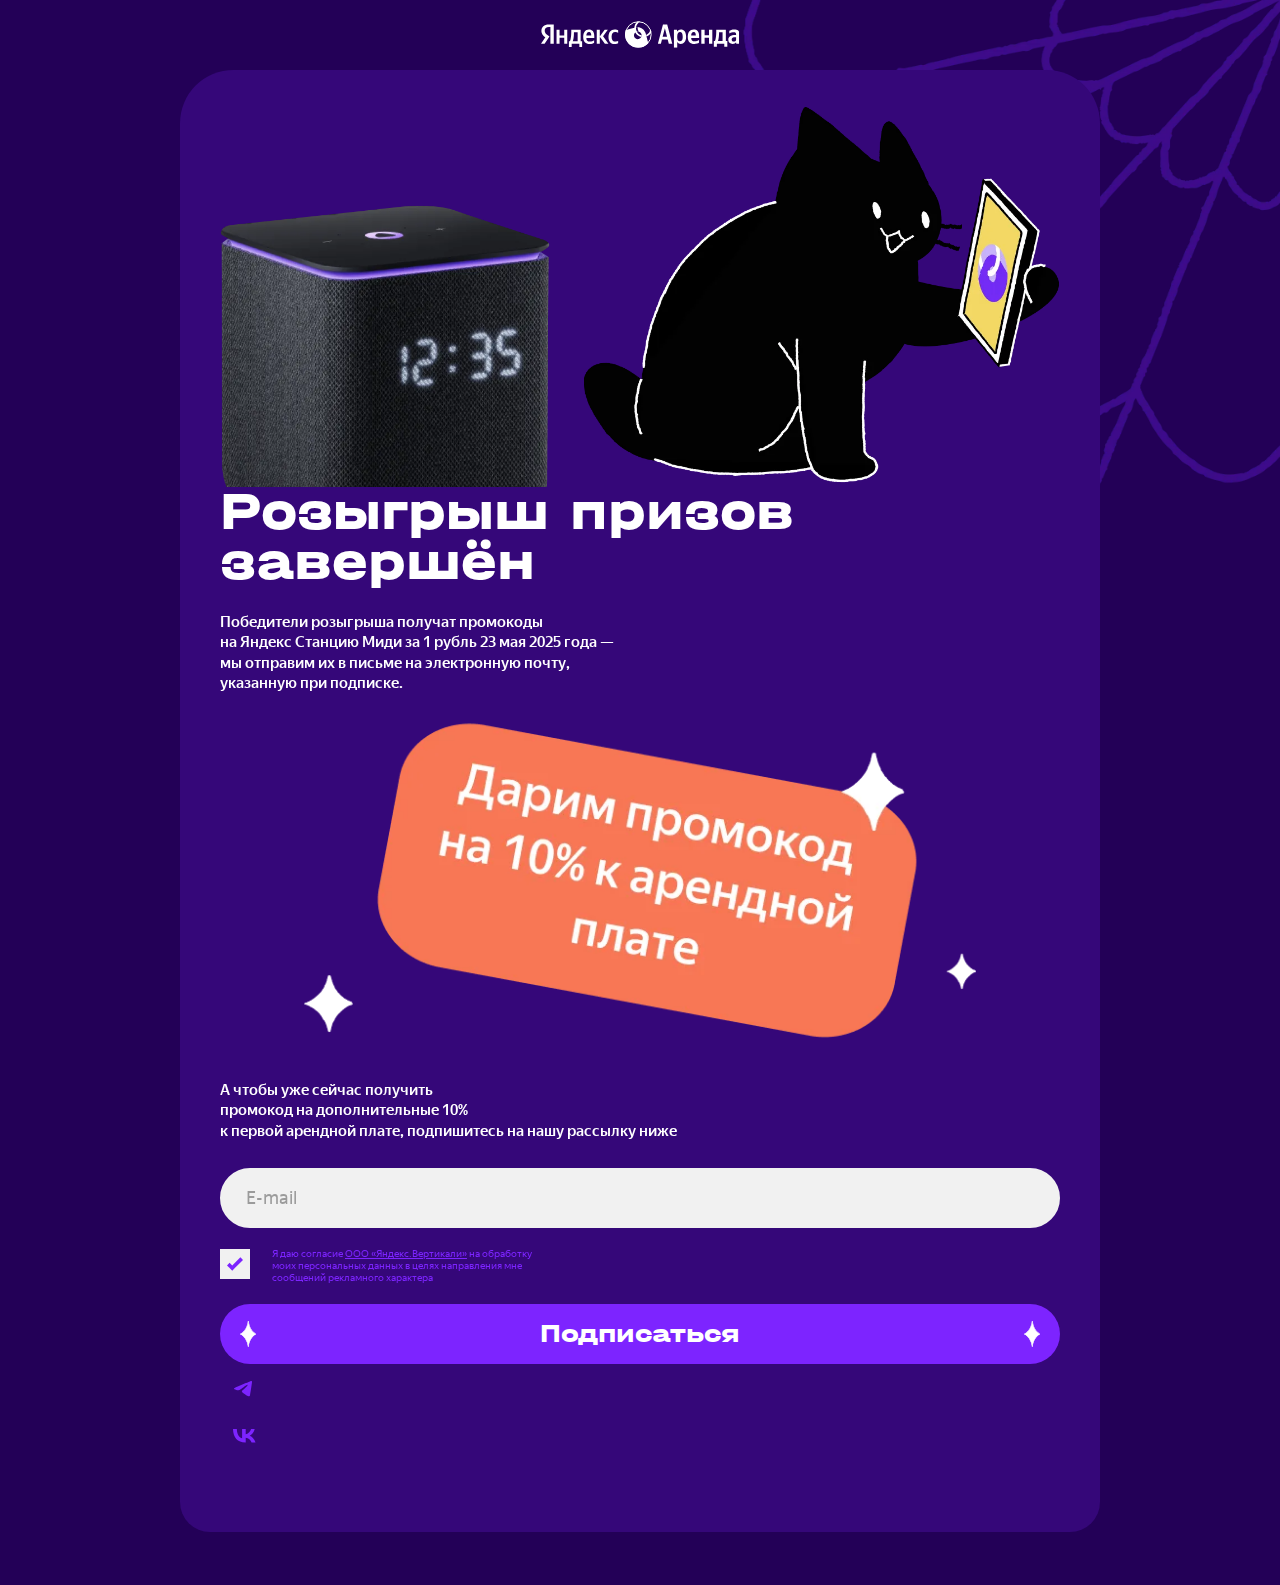
<file: promo-end.html>
<!DOCTYPE html>
<html lang="ru">
  <head>
    <!-- Yandex.Metrika counter -->
    <script type="text/javascript">
      (function (m, e, t, r, i, k, a) {
        m[i] =
          m[i] ||
          function () {
            (m[i].a = m[i].a || []).push(arguments);
          };

        m[i].l = 1 * new Date();

        for (var j = 0; j < document.scripts.length; j++) {
          if (document.scripts[j].src === r) {
            return;
          }
        }
        (k = e.createElement(t)), (a = e.getElementsByTagName(t)[0]), (k.async = 1), (k.src = r), a.parentNode.insertBefore(k, a);
      })(window, document, 'script', 'https://mc.yandex.ru/metrika/tag.js', 'ym');

      ym(100726105, 'init', {
        clickmap: true,
        trackLinks: true,
        accurateTrackBounce: true,
      });
    </script>
    <!-- /Yandex.Metrika counter -->

    <meta charset="utf-8" />
    <link rel="icon" type="image/x-icon" href="./assets/img/favicon.ico" />
    <meta name="theme-color" content="#ffffff" />
    <meta
      name="description"
      content="Проработайте свои страхи перед сдачей квартиры в аренду и получите дополнительные 10% к первой арендной плате от Яндекс Аренды"
    />
    <meta http-equiv="X-UA-Compatible" content="IE=edge" />
    <meta name="viewport" content="width=device-width, initial-scale=1.0" />
    <meta property="og:title" content="Попрощайтесь с арендофобией: сдавайте квартиру без страха" />
    <meta
      property="og:description"
      content="Проработайте свои страхи перед сдачей квартиры в аренду и получите дополнительные 10% к первой арендной плате от Яндекс Аренды"
    />
    <meta property="og:image" content="https://arenda.yandex.ru/stoparendophobia/assets/img/opengraph.jpg" />
    <meta property="og:type" content="website" />
    <link rel="stylesheet" href="./assets/css/styles.min.css?v=1.0.5" />
    <title>Попрощайтесь с арендофобией: сдавайте квартиру без страха</title>
  </head>
  <body class="body night show-slide">
    <noscript>
      <div><img src="https://mc.yandex.ru/watch/100726105" style="position: absolute; left: -9999px" alt="" /></div>
    </noscript>

    <header class="header">
      <a
        href="https://arenda.yandex.ru/about-arenda-kvartir/?utm_source=special&utm_medium=logo&utm_campaign=stoparendophobia"
        class="logo"
        aria-label="Логотип Яндекс Аренда"
      >
        <svg class="icon" width="235" height="32" viewBox="0 0 298 40" fill="none">
          <use xlink:href="#logo"></use>
        </svg>
      </a>
    </header>

    <div class="background" data-fixed>
      <div class="background__night"></div>
      <div class="background__day"></div>
    </div>

    <main class="main main--stub">
      <div class="content content--stub">
        <div class="foregrounds" data-fixed>
          <div class="light"></div>
          <div class="light light--animated"></div>
        </div>

        <!--WELCOME -->
        <section class="swiper-slide swiper-slide-active" data-theme="night">
          <div class="welcome-grid">
            <picture class="slideImage--stub">
              <source srcset="./assets/img/stub-mobil.webp" media="(max-width: 1279px), (orientation: portrait)" />
              <img src="./assets/img/stub.webp" alt="Яндекс Аренда" loading="eager" />
            </picture>
            <div class="text-content">
              <h1 class="title title--h1">Розыгрыш <br class="show_in_tablet" />призов <br class="del_in_tablet" />завершён</h1>
              <p class="subtitle">
                Победители розыгрыша получат промокоды <br />
                на&nbsp;<span class="yellow">Яндекс Станцию Миди за&nbsp;1&nbsp;рубль 23&nbsp;мая 2025 года</span> — <br />
                мы отправим их в&nbsp;письме на&nbsp;электронную почту, <br />
                указанную при&nbsp;подписке.
              </p>
            </div>

            <form action="#" novalidate data-subscribe class="subscribe-form">
              <p class="form-description">
                <picture class="slideImage--stubtext">
                  <source srcset="./assets/img/stub-text-mobil.webp" media="(max-width: 1279px), (orientation: portrait)" />
                  <img src="./assets/img/stub-text.webp" alt="Яндекс Аренда" loading="eager" />
                </picture>
                <span>
                  А чтобы уже сейчас получить <br class="keep" />промокод на&nbsp;дополнительные 10% <br class="keep" />
                  к&nbsp;первой арендной плате, подпишитесь на&nbsp;нашу рассылку ниже
                </span>
              </p>
              <label>
                <input type="email" name="email" placeholder="E-mail" class="input" required />
              </label>
              <label>
                <input type="checkbox" name="agree" class="checkbox" checked required />
                <span>
                  <span class="agree__text">
                    Я даю согласие <a href="https://yandex.ru/legal/lease_termsofuse/?lang=ru" target="_blank">ООО «Яндекс.Вертикали»</a>
                    на&nbsp;обработку моих персональных данных в&nbsp;целях направления мне сообщений рекламного характера
                  </span>
                </span>
              </label>
              <button type="submit" class="submit"><span>Подписаться</span></button>
            </form>
          </div>
          <ul class="socials">
            <li>
              <a href="https://t.me/+JPGYmp77ffFjNDEy" target="_blank">
                <img src="./assets/img/svg/telegram.svg" alt="Яндекс аренда" />
              </a>
            </li>
            <li>
              <a href="https://vk.com/yandexarenda" target="_blank">
                <img src="./assets/img/svg/vk.svg" alt="Яндекс аренда" />
              </a>
            </li>
          </ul>
        </section>
      </div>
    </main>

    <!--POPUPS-->
    <div class="backdrop" data-backdrop style="background: red">
      <div class="popup" data-popup></div>
    </div>

    <svg xmlns="http://www.w3.org/2000/svg" style="display: none; background: red">
      <symbol id="logo" viewBox="0 0 298 40" fill="none">
        <path
          d="M14.1154 8.89322H11.8727C9.79609 8.89322 8.23174 9.36373 7.1796 10.3048C6.12747 11.2458 5.60141 12.4913 5.60141 14.0412C5.60141 14.9269 5.69831 15.7018 5.89213 16.3661C6.08594 17.0027 6.36282 17.5977 6.72276 18.1513C7.11039 18.7048 7.58108 19.2307 8.13483 19.7289C8.71627 20.1994 9.39462 20.6976 10.1699 21.2234L12.7033 22.9256L5.39375 33.8443H-0.046875L6.5151 24.088C5.57372 23.4238 4.72925 22.7457 3.98168 22.0538C3.2618 21.3618 2.65267 20.6284 2.15429 19.8534C1.65592 19.0785 1.26829 18.2481 0.991413 17.3625C0.742224 16.4491 0.617629 15.4389 0.617629 14.3318C0.617629 12.9479 0.852974 11.6886 1.32366 10.5539C1.82204 9.39141 2.54192 8.40887 3.4833 7.60623C4.42468 6.77591 5.58756 6.13933 6.97195 5.69649C8.38402 5.22598 10.0037 4.99072 11.8311 4.99072H19.1407V33.8443H14.1154V8.89322Z"
          fill="var(--logo-color)"
        />
        <path
          d="M61.6877 38.6186H57.5346V33.8443H46.0304V38.6186H41.8772V30.1909H43.2478C43.6908 29.3052 44.0507 28.2535 44.3276 27.0357C44.6044 25.7902 44.8259 24.4755 44.9921 23.0917C45.1582 21.7078 45.269 20.2963 45.3243 18.857C45.3797 17.4178 45.4074 16.0478 45.4074 14.747V12.9618H59.4866V30.1909H61.6877V38.6186ZM68.0005 25.0429C68.0836 26.925 68.5266 28.3227 69.3295 29.236C70.1325 30.1494 71.4892 30.606 73.3996 30.606C74.5625 30.606 75.7115 30.4123 76.8467 30.0248C78.0096 29.6097 78.9648 29.153 79.7124 28.6548V32.4327C78.9925 32.9309 78.0788 33.3599 76.9713 33.7197C75.8638 34.0795 74.5348 34.2594 72.9843 34.2594C69.8833 34.2594 67.4883 33.3738 65.7994 31.6024C64.1381 29.8311 63.3075 27.1187 63.3075 23.4653C63.3075 21.8877 63.4736 20.4346 63.8058 19.1061C64.1658 17.7776 64.7057 16.629 65.4256 15.6603C66.1455 14.6639 67.0453 13.9028 68.1251 13.3769C69.2326 12.8234 70.5201 12.5466 71.9875 12.5466C73.1781 12.5466 74.2579 12.7265 75.227 13.0863C76.2238 13.4461 77.0682 14.0274 77.7604 14.83C78.4526 15.6326 78.9787 16.6705 79.3386 17.9437C79.7262 19.1892 79.9201 20.7253 79.9201 22.552V25.0429H68.0005ZM39.3853 12.9618V33.8443H34.8584V25.0014H27.8396V33.8443H23.3126V12.9618H27.8396V21.348H34.8584V12.9618H39.3853ZM88.1848 23.3408V33.8443H83.6579V12.9618H88.1848V23.0501L95.4944 12.9618H100.229L93.1271 22.7595L101.143 33.8443H95.8266L88.1848 23.3408ZM110.819 34.2594C107.552 34.2594 105.13 33.3323 103.551 31.4779C102.001 29.6235 101.226 26.9388 101.226 23.4238C101.226 21.8462 101.42 20.3931 101.807 19.0646C102.222 17.7084 102.818 16.5598 103.593 15.6188C104.396 14.6501 105.379 13.9028 106.542 13.3769C107.705 12.8234 109.061 12.5466 110.612 12.5466C111.802 12.5466 112.827 12.6435 113.685 12.8372C114.543 13.0033 115.222 13.2386 115.72 13.543V17.5285C115.25 17.2241 114.599 16.9335 113.768 16.6567C112.938 16.3799 112.065 16.2415 111.152 16.2415C109.463 16.2415 108.161 16.8366 107.248 18.0267C106.362 19.1892 105.919 20.9467 105.919 23.2992C105.919 25.5411 106.32 27.3124 107.123 28.6133C107.926 29.9141 109.255 30.5645 111.11 30.5645C112.107 30.5645 112.965 30.44 113.685 30.1909C114.433 29.9141 115.111 29.5681 115.72 29.153V32.9724C115.139 33.3876 114.447 33.7059 113.644 33.9273C112.868 34.1487 111.927 34.2594 110.819 34.2594ZM54.9596 16.6152H49.3944V17.487C49.3944 18.4004 49.3667 19.4244 49.3114 20.5592C49.256 21.694 49.1591 22.8426 49.0206 24.005C48.8822 25.1675 48.6884 26.2884 48.4392 27.3678C48.2177 28.4472 47.927 29.3882 47.567 30.1909H54.9596V16.6152ZM71.9045 16.2C70.6309 16.2 69.6756 16.6705 69.0388 17.6116C68.402 18.5249 68.0559 19.8673 68.0005 21.6386H75.3101V21.0989C75.3101 20.407 75.2547 19.7704 75.1439 19.1892C75.0332 18.5803 74.8394 18.0544 74.5625 17.6116C74.3133 17.1687 73.9672 16.8228 73.5242 16.5737C73.1089 16.3246 72.569 16.2 71.9045 16.2Z"
          fill="var(--logo-color)"
        />
        <path
          d="M189.316 4.88623L196.917 33.7398H191.684L190.064 27.4294H181.467L179.847 33.7398H175.32L182.962 4.88623H189.316ZM182.464 23.5269H189.109L185.828 10.5739L182.464 23.5269Z"
          fill="var(--logo-color)"
        />
        <path
          d="M204.228 15.5558C204.865 14.5318 205.654 13.7568 206.595 13.2309C207.564 12.7051 208.63 12.4421 209.793 12.4421C210.956 12.4421 212.022 12.6774 212.991 13.1479C213.96 13.6184 214.791 14.3242 215.483 15.2652C216.175 16.1786 216.715 17.3133 217.103 18.6695C217.49 19.998 217.684 21.5341 217.684 23.2778C217.684 25.0214 217.476 26.5714 217.061 27.9276C216.673 29.2837 216.12 30.4324 215.4 31.3734C214.708 32.2867 213.849 32.9787 212.825 33.4492C211.828 33.9197 210.734 34.1549 209.544 34.1549C207.357 34.1549 205.626 33.2001 204.352 31.2903V39.7596H199.41V12.8573H203.979L204.228 15.5558ZM208.298 30.2525C209.738 30.2525 210.804 29.6989 211.496 28.5918C212.216 27.4847 212.576 25.7134 212.576 23.2778C212.576 20.8422 212.243 19.0847 211.579 18.0053C210.914 16.8982 209.904 16.3446 208.547 16.3446C207.163 16.3446 206.124 16.8705 205.432 17.9222C204.74 18.974 204.38 20.6623 204.352 22.9872V23.3193C204.352 25.7549 204.671 27.5262 205.308 28.6333C205.972 29.7127 206.969 30.2525 208.298 30.2525Z"
          fill="var(--logo-color)"
        />
        <path
          d="M225.265 25.063C225.348 26.8066 225.777 28.1075 226.552 28.9655C227.328 29.8235 228.629 30.2525 230.456 30.2525C231.675 30.2525 232.865 30.0587 234.028 29.6712C235.219 29.2837 236.201 28.8271 236.977 28.3012V32.3282C236.257 32.8264 235.315 33.2554 234.153 33.6152C232.99 33.975 231.619 34.1549 230.041 34.1549C226.857 34.1549 224.407 33.2693 222.69 31.4979C221.001 29.7266 220.156 27.0142 220.156 23.3608C220.156 21.7832 220.336 20.3301 220.696 19.0016C221.056 17.6731 221.596 16.5245 222.316 15.5558C223.064 14.5594 223.991 13.7983 225.099 13.2724C226.234 12.7189 227.549 12.4421 229.044 12.4421C230.29 12.4421 231.412 12.622 232.408 12.9818C233.405 13.3416 234.249 13.9229 234.942 14.7255C235.662 15.5281 236.215 16.566 236.603 17.8392C236.991 19.0847 237.184 20.6208 237.184 22.4475V25.063H225.265ZM228.961 16.3446C227.771 16.3446 226.871 16.7736 226.262 17.6316C225.652 18.4896 225.32 19.7489 225.265 21.4096H232.159V20.9944C232.159 20.3301 232.104 19.7212 231.993 19.1677C231.91 18.5865 231.744 18.0883 231.495 17.6731C231.245 17.258 230.913 16.9397 230.498 16.7183C230.082 16.4692 229.57 16.3446 228.961 16.3446Z"
          fill="var(--logo-color)"
        />
        <path
          d="M256.984 12.8573V33.7398H252.041V25.0214H245.438V33.7398H240.496V12.8573H245.438V21.119H252.041V12.8573H256.984Z"
          fill="var(--logo-color)"
        />
        <path
          d="M279.497 38.5141H274.928V33.7398H263.839V38.5141H259.271V29.8373H260.807C261.25 28.9793 261.596 27.9414 261.846 26.7236C262.123 25.5058 262.33 24.2188 262.469 22.8626C262.635 21.4788 262.745 20.0811 262.801 18.6695C262.856 17.258 262.884 15.9156 262.884 14.6425V12.8573H277.295V29.8373H279.497V38.5141ZM272.353 16.7598H267.12V17.3825C267.12 18.2959 267.092 19.3061 267.037 20.4132C266.982 21.5203 266.885 22.6412 266.746 23.776C266.636 24.9107 266.456 26.0178 266.206 27.0972C265.985 28.149 265.708 29.0623 265.376 29.8373H272.353V16.7598Z"
          fill="var(--logo-color)"
        />
        <path
          d="M292.66 24.2326H291.954C289.822 24.2326 288.299 24.4817 287.386 24.9799C286.472 25.4504 286.015 26.2808 286.015 27.4709C286.015 28.3566 286.264 29.0762 286.763 29.6297C287.289 30.1556 288.078 30.4185 289.13 30.4185C290.016 30.4185 290.75 30.2663 291.331 29.9618C291.912 29.6297 292.355 29.2284 292.66 28.7579V24.2326ZM297.602 28.6333C297.602 30.3493 297.685 32.0515 297.851 33.7398H293.034C292.951 33.5184 292.868 33.2554 292.785 32.951C292.729 32.6465 292.688 32.3559 292.66 32.0792H292.452C291.982 32.5773 291.373 33.034 290.625 33.4492C289.877 33.8367 288.784 34.0304 287.344 34.0304C285.434 34.0304 283.883 33.463 282.692 32.3282C281.53 31.1935 280.948 29.5605 280.948 27.4294C280.948 25.2982 281.82 23.6514 283.565 22.489C285.309 21.2989 288.078 20.7038 291.871 20.7038H292.66V19.5413C292.66 18.4066 292.383 17.6178 291.829 17.1749C291.276 16.7044 290.404 16.4692 289.213 16.4692C288.576 16.4692 287.925 16.5384 287.261 16.6767C286.596 16.7875 285.96 16.9397 285.351 17.1334C284.769 17.3272 284.215 17.5486 283.689 17.7977C283.191 18.0468 282.776 18.2959 282.443 18.545V14.4349C283.191 13.9921 284.188 13.5631 285.434 13.1479C286.68 12.7327 288.133 12.5252 289.794 12.5252C292.425 12.5252 294.377 13.051 295.65 14.1028C296.952 15.1545 297.602 16.9535 297.602 19.4998V28.6333Z"
          fill="var(--logo-color)"
        />
        <circle cx="146" cy="20" r="20" fill="var(--logo-bg)" />
        <circle cx="146" cy="20" r="19.25" stroke="var(--logo-border)" stroke-width="1.5" />
        <path
          fill-rule="evenodd"
          clip-rule="evenodd"
          d="M160.993 33.2371C157.328 37.3846 151.97 40 146 40C134.954 40 126 31.0457 126 20C126 17.661 126.402 15.4157 127.139 13.3294L141.709 9.42854C148.351 7.64652 155.184 11.5842 156.967 18.2332L159.421 27.402L160.993 33.2371ZM139.581 22.7649C140.415 25.8595 143.587 27.6894 146.683 26.8655C149.779 26.032 151.609 22.8512 150.785 19.7662C149.951 16.6716 146.779 14.8321 143.683 15.6656C140.587 16.4991 138.757 19.6704 139.581 22.7649Z"
          fill="var(--logo-card)"
        />
        <path
          fill-rule="evenodd"
          clip-rule="evenodd"
          d="M145 10.5C145 12.4515 145.658 14.2493 146.763 15.6841C145.791 15.4077 144.732 15.3831 143.683 15.6656C143.548 15.702 143.415 15.7428 143.285 15.7879C142.464 14.2048 142 12.4066 142 10.5C142 10.1085 142.02 9.7216 142.058 9.34018C143.086 9.09524 144.118 8.98604 145.132 9.00142C145.045 9.48789 145 9.98867 145 10.5Z"
          fill="var(--logo-sub)"
        />
        <path
          fill-rule="evenodd"
          clip-rule="evenodd"
          d="M140 10.5C140 6.2736 141.942 2.50081 144.983 0.0254257C145.32 0.00854263 145.659 0 146 0C147.16 0 148.297 0.0987596 149.403 0.288329C145.357 1.91317 142.5 5.87296 142.5 10.5C142.5 15.7089 146.121 20.0721 150.982 21.2105C150.99 22.0664 150.807 22.8997 150.463 23.657C144.47 22.2791 140 16.9115 140 10.5ZM158.277 23.1303C161.524 21.9018 164.172 19.4577 165.668 16.3536C165.396 14.8755 164.961 13.4542 164.383 12.1092C163.81 16.0191 161.18 19.2606 157.627 20.6996L158.277 23.1303Z"
          fill="var(--logo-ring)"
        />
      </symbol>

      <symbol id="button-arrow" viewBox="0 0 66 46">
        <path
          d="M3.5 20C1.84315 20 0.5 21.3431 0.5 23C0.5 24.6569 1.84315 26 3.5 26V20ZM64.6213 25.1213C65.7929 23.9497 65.7929 22.0503 64.6213 20.8787L45.5294 1.7868C44.3579 0.615224 42.4584 0.615224 41.2868 1.7868C40.1152 2.95837 40.1152 4.85786 41.2868 6.02944L58.2574 23L41.2868 39.9706C40.1152 41.1421 40.1152 43.0416 41.2868 44.2132C42.4584 45.3848 44.3579 45.3848 45.5294 44.2132L64.6213 25.1213ZM3.5 26H62.5V20H3.5V26Z"
        />
      </symbol>

      <symbol id="present-text" viewBox="0 0 155 72">
        <path
          d="M3.31407 58.7446L2.38864 64.5024L13.7103 66.3013L13.3331 68.6523L0 66.5374L1.67973 56.0741L15.0128 58.1925L14.6357 60.5435L3.31407 58.7446Z"
        />
        <path
          d="M17.2515 52.2124C17.0175 52.8583 16.6962 53.4209 16.2842 53.9001C15.8721 54.3794 15.3902 54.7475 14.8349 55.0079C14.2797 55.2684 13.665 55.4142 12.9876 55.4386C12.3101 55.4629 11.5872 55.3413 10.8189 55.067C10.0506 54.7926 9.41157 54.4349 8.90171 53.9904C8.39535 53.5459 8.00772 53.0458 7.74581 52.4937C7.48389 51.9415 7.3477 51.3546 7.33722 50.7261C7.33024 50.101 7.44199 49.462 7.67247 48.8161C7.90645 48.1701 8.22773 47.6006 8.63631 47.1075C9.04489 46.6144 9.53031 46.2358 10.0856 45.9684C10.6408 45.701 11.2589 45.5552 11.9364 45.5309C12.6139 45.5066 13.3368 45.6281 14.105 45.9024C14.8733 46.1768 15.5124 46.5345 16.0223 46.979C16.5286 47.4235 16.9128 47.927 17.1747 48.4827C17.4366 49.0383 17.5693 49.6391 17.5798 50.2781C17.5902 50.9171 17.4785 51.563 17.248 52.2089L17.2515 52.2124ZM15.4949 51.5908C15.7429 50.8962 15.7045 50.2364 15.3762 49.6078C15.0479 48.9793 14.3635 48.4827 13.3193 48.1111C12.8095 47.9305 12.345 47.8333 11.9224 47.8229C11.4999 47.8124 11.1262 47.868 10.8015 47.993C10.4767 48.118 10.2008 48.3056 9.97032 48.5521C9.73984 48.8022 9.56523 49.0974 9.443 49.4412C9.20204 50.1114 9.24744 50.7573 9.5792 51.3789C9.91095 52.0006 10.5919 52.4937 11.6186 52.8618C12.6593 53.2299 13.5079 53.282 14.1609 53.0076C14.814 52.7333 15.261 52.261 15.5019 51.5908H15.4949Z"
        />
        <path
          d="M23.1252 39.5856L19.7972 45.4927L22.1579 46.979L21.1731 48.7293L17.1082 46.465L17.5412 45.6976C17.4574 45.3364 17.2653 44.9752 16.965 44.6141C16.6647 44.2529 16.2561 43.8674 15.7393 43.4577C15.2224 43.0479 14.5973 42.6103 13.8675 42.145C13.1376 41.6796 12.296 41.1552 11.3496 40.5684L14.8523 34.3522L21.7633 38.2034L22.556 36.797L26.6209 39.0612L25.6431 40.7941L23.1252 39.5856ZM15.3586 37.2554L13.9373 39.7731C15.2259 40.5614 16.2561 41.2594 17.0244 41.8602C17.7927 42.461 18.3584 43.0479 18.7111 43.6174L20.6388 40.1968L15.3586 37.2554Z"
        />
        <path
          d="M28.4364 32.463C28.2932 32.3831 28.1081 32.272 27.8811 32.1331C27.6541 31.9942 27.4446 31.8553 27.249 31.7164C27.3189 31.949 27.3713 32.1956 27.4027 32.4595C27.4341 32.7234 27.4271 32.9978 27.3922 33.2895C27.3538 33.5777 27.27 33.8764 27.1373 34.1785C27.0046 34.4806 26.8195 34.7862 26.5785 35.0884C26.3201 35.4113 26.0303 35.6787 25.7055 35.894C25.3807 36.1093 25.0385 36.2517 24.6788 36.3177C24.3191 36.3837 23.9524 36.3698 23.5788 36.276C23.2051 36.1823 22.8314 35.9843 22.4578 35.6891C21.6301 35.0363 21.2425 34.2341 21.2879 33.2791C21.3368 32.3275 21.8676 31.2128 22.8838 29.9418L23.6451 28.9868L23.261 28.6847C22.7581 28.2888 22.3076 28.1464 21.9025 28.2575C21.5009 28.3686 21.0819 28.6951 20.6523 29.2334C20.2752 29.7022 19.9993 30.1814 19.8177 30.6711C19.6361 31.1607 19.5034 31.6261 19.4231 32.0706L17.7119 31.317C17.7957 30.8725 17.9668 30.3411 18.2253 29.723C18.4872 29.1049 18.8608 28.4902 19.3532 27.872C20.1599 26.865 20.9946 26.2468 21.8571 26.0176C22.7232 25.7919 23.6172 26.0419 24.5426 26.7747L28.4678 29.8793C28.5551 29.9487 28.6599 30.0251 28.7751 30.112C28.8938 30.1953 29.0126 30.2821 29.1348 30.3724C29.257 30.4592 29.3723 30.5426 29.477 30.619C29.5853 30.6954 29.6761 30.7579 29.7529 30.7996L28.4259 32.4595L28.4364 32.463ZM25.6042 33.5048C25.7928 33.2687 25.9255 33.0325 26.0058 32.7929C26.0861 32.5533 26.135 32.3171 26.1525 32.081C26.17 31.8483 26.1595 31.6226 26.1211 31.4107C26.0826 31.1989 26.0303 31.001 25.9674 30.8204L24.801 29.9001L24.1096 30.7648C23.5229 31.4976 23.2121 32.1088 23.1772 32.5915C23.1422 33.0777 23.3134 33.4666 23.687 33.7618C24.0118 34.0188 24.3435 34.1264 24.6788 34.0882C25.014 34.05 25.3214 33.8555 25.6042 33.5013V33.5048Z"
        />
        <path
          d="M35.1455 25.9377C34.5973 26.4343 34.0141 26.7365 33.3995 26.8441C32.7848 26.9518 32.1667 26.9066 31.5451 26.7087L34.9046 30.3863L33.2144 31.9108L24.3896 22.2497L25.9541 20.8363L27.1939 21.9962C27.0472 21.3537 27.0577 20.7252 27.2253 20.1175C27.3929 19.5097 27.7631 18.9472 28.3428 18.4262C28.7723 18.0408 29.2473 17.7491 29.7746 17.5511C30.2984 17.3566 30.8502 17.2837 31.4194 17.3323C31.9921 17.381 32.5753 17.5615 33.176 17.8741C33.7731 18.1866 34.3633 18.6554 34.936 19.2875C35.5192 19.9265 35.9383 20.5585 36.1932 21.1801C36.4481 21.8017 36.5703 22.4025 36.5599 22.9755C36.5494 23.552 36.4202 24.0903 36.1687 24.5973C35.9173 25.1043 35.5786 25.5488 35.149 25.9343L35.1455 25.9377ZM33.4728 24.9411C34.0315 24.4375 34.3039 23.8298 34.2934 23.1214C34.283 22.4129 33.9163 21.6628 33.1969 20.8745C32.4775 20.0862 31.7616 19.6521 31.0527 19.5722C30.3438 19.4924 29.7082 19.7042 29.1495 20.2112C28.8701 20.4647 28.6571 20.746 28.5069 21.0551C28.3568 21.3642 28.2869 21.6975 28.2904 22.0483C28.2974 22.399 28.3812 22.7671 28.5488 23.1561C28.7164 23.545 28.9819 23.9375 29.345 24.3368C29.7082 24.7362 30.0749 25.0348 30.4486 25.2397C30.8222 25.4446 31.1854 25.5662 31.5381 25.6078C31.8908 25.6495 32.2296 25.6148 32.5578 25.4967C32.8861 25.3821 33.1899 25.1981 33.4693 24.9445L33.4728 24.9411Z"
        />
        <path
          d="M43.0965 19.9821C42.5133 20.3537 41.9127 20.6002 41.2911 20.7252C40.6695 20.8503 40.0618 20.8503 39.4612 20.7183C38.864 20.5863 38.2878 20.3259 37.736 19.9335C37.1843 19.541 36.6919 19.0028 36.2519 18.3186C35.8118 17.6345 35.529 16.9608 35.4033 16.301C35.2775 15.6412 35.281 15.0126 35.4137 14.4153C35.5464 13.818 35.8014 13.2728 36.182 12.7692C36.5627 12.2692 37.0411 11.8351 37.6243 11.4635C38.2075 11.0919 38.8116 10.8384 39.4402 10.6995C40.0688 10.5606 40.6834 10.5571 41.2876 10.6856C41.8917 10.8141 42.4679 11.0745 43.0197 11.467C43.5715 11.8594 44.0638 12.3977 44.5039 13.0818C44.9439 13.7659 45.2267 14.4396 45.3525 15.1029C45.4782 15.7662 45.4747 16.3948 45.335 16.9921C45.1988 17.5928 44.9369 18.1485 44.5493 18.659C44.1616 19.1729 43.6762 19.614 43.093 19.9821H43.0965ZM42.0908 18.4159C42.7159 18.02 43.093 17.4713 43.2187 16.7768C43.3445 16.0822 43.1105 15.2696 42.5168 14.3424C42.227 13.8909 41.9162 13.5298 41.5879 13.2624C41.2596 12.995 40.9314 12.8109 40.5961 12.7137C40.2644 12.613 39.9291 12.5921 39.5939 12.6512C39.2586 12.7102 38.9373 12.8352 38.63 13.0297C38.0259 13.4117 37.6627 13.95 37.5405 14.6445C37.4182 15.339 37.6522 16.1412 38.2389 17.058C38.8361 17.9853 39.4751 18.5409 40.1561 18.7215C40.8406 18.9021 41.4831 18.8014 42.0873 18.4194L42.0908 18.4159Z"
        />
        <path
          d="M49.7325 11.7655L48.9537 12.1024L50.5217 15.6967L48.4299 16.5996L44.5361 7.6712L46.6279 6.76829L48.2274 10.432L49.0585 10.0743L50.2633 5.20209L52.4424 4.26099L50.9722 9.98404L56.5108 13.113L54.0209 14.186L49.736 11.7621L49.7325 11.7655Z"
        />
        <path
          d="M62.7442 15.0751C62.4613 15.1341 62.1715 15.1688 61.8816 15.1827C61.5883 15.1966 61.3508 15.1827 61.1623 15.148L61.0715 13.2901C61.2181 13.3109 61.3858 13.3213 61.5778 13.3213C61.7699 13.3213 61.9899 13.2936 62.2344 13.2449C62.615 13.1685 62.9188 13.0192 63.1458 12.8004C63.3728 12.5816 63.5474 12.283 63.6731 11.8975L57.8691 2.54894L60.2543 2.06624L64.2598 8.8311L65.2621 1.04873L67.3678 0.621582L65.957 10.7272C65.8662 11.3454 65.7475 11.8975 65.6043 12.3872C65.4611 12.8768 65.2656 13.3005 65.0176 13.6651C64.7697 14.0263 64.4624 14.325 64.0957 14.5611C63.7255 14.7938 63.2785 14.9674 62.7477 15.0751H62.7442Z"
        />
        <path
          d="M75.0506 0.135436L77.352 0.0972363L77.4183 4.09087L78.1901 4.07698L80.8756 0.0382L83.2118 0L80.0095 4.74027L83.5645 9.7271L80.886 9.77225L78.1796 5.89669L77.4428 5.91058L77.5091 9.82781L75.2078 9.86601L75.1414 5.94878L74.4046 5.96267L71.754 9.92505L69.1523 9.96672L72.5572 4.94169L69.1593 0.232673L71.5724 0.194473L74.3347 4.14296L75.1065 4.12907L75.0401 0.135436H75.0506Z"
        />
        <path
          d="M92.3364 10.6543C92.2665 10.6925 92.1338 10.7481 91.9382 10.8175C91.7427 10.887 91.4878 10.9495 91.1805 11.0051C90.8731 11.0606 90.5065 11.0953 90.0839 11.1092C89.6614 11.1231 89.1829 11.0849 88.6486 10.9981C86.8746 10.7064 85.6244 10.0535 84.8945 9.03255C84.1647 8.01504 83.9307 6.71276 84.1926 5.13615C84.3218 4.35826 84.5558 3.68108 84.8945 3.1046C85.2333 2.52813 85.6489 2.05931 86.1412 1.70162C86.6336 1.34393 87.1924 1.10084 87.821 0.968879C88.4461 0.836915 89.1166 0.82997 89.822 0.94457C90.5414 1.06264 91.1735 1.28837 91.7183 1.61828C92.263 1.94819 92.6856 2.37881 92.9859 2.91013C93.2862 3.44146 93.4539 4.07002 93.4853 4.79929C93.5167 5.52509 93.384 6.34118 93.0802 7.24062L86.4381 6.15018C86.3857 7.00795 86.5673 7.69207 86.9864 8.19215C87.4054 8.69569 88.1004 9.0256 89.0677 9.18534C89.4658 9.25133 89.8325 9.27564 90.1747 9.26174C90.5169 9.24785 90.8138 9.21313 91.0722 9.16104C91.3306 9.10894 91.5506 9.04644 91.7322 8.98045C91.9138 8.91447 92.05 8.85544 92.1338 8.80682L92.3433 10.6578L92.3364 10.6543ZM89.5321 2.68093C88.8861 2.57328 88.3273 2.67399 87.8489 2.97611C87.3705 3.27824 87.0038 3.78873 86.7454 4.50411L91.1909 5.23338C91.3376 4.49717 91.2608 3.91375 90.9569 3.48313C90.6531 3.05251 90.1782 2.78511 89.5321 2.68093Z"
        />
        <path
          d="M105.719 5.67098L107.831 6.58083L106.235 10.248L106.944 10.5536L111.065 7.97687L113.213 8.90061L108.327 11.908L109.497 17.9089L107.039 16.8497L106.183 12.2101L105.509 11.9184L103.945 15.5161L101.835 14.6063L103.4 11.0086L102.726 10.7168L98.6679 13.2415L96.2793 12.2136L101.465 9.03257L100.323 3.3512L102.537 4.3062L103.417 9.03605L104.126 9.34165L105.722 5.67445L105.719 5.67098Z"
        />
        <path
          d="M116.747 23.1179L111.16 19.2493L109.441 21.4406L107.786 20.2946L110.447 16.4954L111.174 16.999C111.544 16.9504 111.924 16.7976 112.315 16.5371C112.707 16.2767 113.129 15.9085 113.59 15.4363C114.051 14.964 114.55 14.391 115.085 13.7138C115.619 13.0366 116.227 12.2552 116.908 11.3732L122.788 15.4467L118.263 21.9094L119.593 22.8297L116.932 26.6288L115.291 25.4933L116.747 23.1179ZM119.834 15.6585L117.452 14.009C116.538 15.2071 115.741 16.1586 115.064 16.8635C114.386 17.5685 113.747 18.0651 113.143 18.3603L116.377 20.6002L119.838 15.662L119.834 15.6585Z"
        />
        <path
          d="M125.659 30.2439C125.578 30.237 125.439 30.2057 125.236 30.1502C125.034 30.0946 124.793 30.0043 124.506 29.8758C124.22 29.7473 123.899 29.5667 123.546 29.341C123.193 29.1118 122.82 28.8097 122.432 28.4346C121.14 27.1914 120.487 25.9447 120.473 24.691C120.459 23.4408 121.011 22.2393 122.132 21.0898C122.683 20.5238 123.263 20.1001 123.871 19.8153C124.478 19.5306 125.09 19.3812 125.697 19.3708C126.305 19.3569 126.905 19.475 127.496 19.7216C128.086 19.9681 128.638 20.3397 129.154 20.8363C129.678 21.3399 130.069 21.8816 130.328 22.4615C130.586 23.0415 130.688 23.6353 130.628 24.2396C130.572 24.8473 130.349 25.4585 129.958 26.0732C129.567 26.6878 128.99 27.2817 128.226 27.8512L123.392 23.1908C122.855 23.868 122.617 24.5313 122.673 25.1807C122.729 25.8336 123.109 26.4968 123.815 27.174C124.105 27.4518 124.391 27.681 124.681 27.8616C124.967 28.0422 125.233 28.1846 125.477 28.2853C125.722 28.386 125.935 28.4624 126.123 28.511C126.312 28.5596 126.455 28.5874 126.553 28.5944L125.666 30.2335L125.659 30.2439ZM127.918 22.1038C127.45 21.6524 126.93 21.4128 126.368 21.3919C125.802 21.3711 125.208 21.5795 124.583 22.024L127.82 25.1425C128.362 24.6216 128.634 24.0972 128.631 23.5728C128.627 23.045 128.39 22.5588 127.922 22.1038H127.918ZM128.33 18.5825C128.058 18.3221 127.922 18.0095 127.915 17.6483C127.908 17.2872 128.033 16.9746 128.285 16.7142C128.547 16.4433 128.861 16.3079 129.224 16.3009C129.587 16.294 129.905 16.4225 130.178 16.6829C130.467 16.9607 130.614 17.2837 130.628 17.6518C130.639 18.0199 130.513 18.3359 130.251 18.6068C129.996 18.8673 129.685 18.9992 129.319 18.9992C128.948 18.9992 128.62 18.8603 128.33 18.5825ZM131.337 21.4822C131.047 21.2044 130.901 20.8849 130.894 20.5203C130.887 20.1591 131.012 19.8466 131.267 19.5861C131.529 19.3153 131.843 19.1798 132.207 19.1729C132.57 19.1659 132.898 19.3048 133.188 19.5827C133.46 19.8431 133.6 20.1591 133.617 20.5307C133.631 20.9023 133.509 21.2218 133.247 21.4927C132.992 21.7531 132.682 21.8816 132.308 21.8781C131.934 21.8781 131.613 21.7427 131.341 21.4822H131.337Z"
        />
        <path
          d="M135.193 30.7718L128.921 35.5781L127.527 33.7792L133.803 28.973L132.043 26.7018L133.52 25.5697L138.468 31.956L136.991 33.0882L135.196 30.7718H135.193Z"
        />
        <path
          d="M142.076 37.7624L143.85 41.3463C144.409 42.4784 144.646 43.4056 144.562 44.121C144.475 44.8399 144.059 45.3816 143.316 45.7428C142.774 46.0067 142.271 46.0657 141.803 45.9164C141.339 45.7671 140.881 45.4267 140.434 44.8919C140.672 45.6803 140.71 46.3366 140.553 46.8506C140.396 47.368 140.005 47.7778 139.387 48.0799C138.528 48.5001 137.732 48.4723 136.991 47.9966C136.251 47.5208 135.605 46.7221 135.05 45.6004L133.293 42.0513L142.076 37.7555V37.7624ZM138.084 42.2249L135.818 43.3327L136.516 44.7461C136.771 45.2635 137.058 45.6421 137.372 45.8851C137.69 46.1282 138.06 46.1456 138.489 45.9338C138.894 45.7358 139.118 45.4476 139.156 45.076C139.195 44.7009 139.059 44.2009 138.748 43.5723L138.081 42.2249H138.084ZM141.552 40.5267L139.506 41.5269L140.162 42.8569C140.389 43.3153 140.658 43.6452 140.965 43.8432C141.273 44.0411 141.597 44.0585 141.936 43.8918C142.331 43.6973 142.544 43.4473 142.568 43.1313C142.596 42.8187 142.495 42.4333 142.268 41.9714L141.552 40.5233V40.5267Z"
        />
        <path
          d="M139.153 56.1991C139.299 56.1262 139.495 56.0359 139.739 55.9282C139.98 55.8206 140.214 55.7234 140.438 55.64C140.204 55.5671 139.97 55.4733 139.732 55.3483C139.495 55.2268 139.268 55.067 139.048 54.876C138.828 54.6815 138.629 54.4454 138.447 54.1676C138.266 53.8898 138.119 53.5668 138 53.1952C137.874 52.8028 137.815 52.4104 137.819 52.0249C137.819 51.636 137.895 51.2783 138.039 50.9414C138.182 50.608 138.402 50.3128 138.688 50.0593C138.978 49.8058 139.348 49.6079 139.806 49.4655C140.811 49.1495 141.698 49.278 142.467 49.851C143.235 50.424 143.863 51.4832 144.356 53.0355L144.723 54.1988L145.19 54.053C145.802 53.862 146.175 53.5668 146.304 53.1744C146.437 52.7785 146.399 52.2541 146.189 51.5978C146.008 51.0248 145.763 50.5282 145.459 50.1045C145.156 49.6808 144.838 49.3127 144.516 48.9932L146.102 48.007C146.427 48.323 146.772 48.764 147.143 49.3231C147.509 49.8822 147.813 50.5386 148.051 51.2887C148.438 52.518 148.487 53.5494 148.194 54.3898C147.9 55.2302 147.188 55.8241 146.06 56.1783L141.276 57.675C141.167 57.7097 141.045 57.7514 140.909 57.8C140.773 57.8487 140.633 57.9007 140.494 57.9494C140.35 58.0015 140.218 58.0501 140.095 58.0952C139.973 58.1404 139.868 58.182 139.788 58.2202L139.149 56.1991H139.153ZM139.868 53.282C139.959 53.5668 140.081 53.8099 140.239 54.0113C140.396 54.2127 140.563 54.3829 140.748 54.5287C140.934 54.6746 141.126 54.7892 141.325 54.8795C141.524 54.9663 141.716 55.0358 141.904 55.0809L143.326 54.6364L142.99 53.5807C142.708 52.6847 142.372 52.0909 141.988 51.7922C141.604 51.4936 141.185 51.4137 140.727 51.5561C140.333 51.6811 140.057 51.8895 139.9 52.1881C139.743 52.4868 139.732 52.8479 139.868 53.2786V53.282Z"
        />
        <path
          d="M140.717 64.5857C140.594 63.8217 140.594 63.1063 140.717 62.4396C140.839 61.7728 141.08 61.1859 141.436 60.672C141.792 60.158 142.264 59.7308 142.843 59.387C143.423 59.0432 144.111 58.8071 144.907 58.6821C145.69 58.5571 146.412 58.571 147.079 58.7168C147.746 58.8661 148.33 59.1266 148.829 59.5016C149.328 59.8767 149.744 60.3559 150.072 60.9393C150.4 61.5193 150.624 62.1756 150.739 62.9049C150.847 63.5717 150.868 64.1655 150.806 64.6899C150.743 65.2143 150.624 65.6449 150.449 65.9887L148.626 65.8046C148.763 65.4539 148.864 65.0788 148.934 64.6829C149.004 64.2871 148.993 63.8078 148.906 63.2522C148.77 62.4014 148.396 61.7693 147.788 61.3595C147.181 60.9498 146.339 60.8282 145.27 60.9984C144.237 61.1616 143.493 61.5401 143.039 62.1305C142.585 62.7209 142.428 63.4675 142.574 64.3704C142.655 64.8774 142.788 65.2976 142.969 65.6379C143.151 65.9748 143.36 66.2908 143.598 66.5825L141.932 67.3222C141.67 67.034 141.429 66.6728 141.209 66.2387C140.989 65.8046 140.825 65.2559 140.717 64.5892V64.5857Z"
        />
        <path
          d="M141.328 70.5519C141.318 70.3401 141.349 70.1387 141.422 69.9477C141.496 69.7567 141.597 69.59 141.73 69.4441C141.862 69.3018 142.016 69.1837 142.194 69.0934C142.372 69.0031 142.561 68.9545 142.763 68.9441C143.179 68.9232 143.535 69.0552 143.839 69.3365C144.143 69.6178 144.303 69.9755 144.324 70.413C144.345 70.8506 144.216 71.2187 143.944 71.5208C143.668 71.823 143.322 71.9827 142.91 72.0001C142.708 72.0105 142.515 71.9792 142.33 71.9132C142.145 71.8473 141.981 71.7466 141.834 71.6181C141.688 71.4861 141.573 71.3298 141.482 71.1458C141.391 70.9617 141.342 70.7638 141.332 70.5519H141.328ZM155 71.1006L145.512 71.2604L145.428 69.4615L154.892 68.76L155 71.1006Z"
        />
      </symbol>

      <symbol id="click-click" viewBox="0 0 78 50">
        <path d="M24 1.5L2 48.5" stroke="white" stroke-width="4" />
        <path d="M50 2L28 49" stroke="white" stroke-width="4" />
        <path d="M76 2L54 49" stroke="white" stroke-width="4" />
      </symbol>

      <symbol id="telegram" viewBox="0 0 19 17">
        <path
          d="M1.63503 7.63886C1.63503 7.63886 9.61379 4.26722 12.3849 3.0837C13.4425 2.60892 17.0437 1.09512 17.0437 1.09512C17.0437 1.09512 18.7037 0.434555 18.5631 2.04469C18.5163 2.70525 18.1481 5.03099 17.78 7.54252C17.2244 11.0999 16.6287 14.9877 16.6287 14.9877C16.6287 14.9877 16.535 16.0817 15.7518 16.2675C14.9687 16.4602 13.6768 15.6069 13.4425 15.4143C13.2551 15.2698 9.98194 13.1367 8.78379 12.0977C8.4625 11.8156 8.09435 11.2444 8.83064 10.577C10.4907 9.01503 12.472 7.06774 13.6768 5.83606C14.2324 5.26495 14.7812 3.93693 12.4787 5.55394C9.20549 7.87969 5.97248 10.0609 5.97248 10.0609C5.97248 10.0609 5.23619 10.5357 3.85061 10.1091C2.46504 9.68248 0.851882 9.11137 0.851882 9.11137C0.851882 9.11137 -0.25256 8.40264 1.63503 7.63886Z"
          fill="currentColor"
        />
      </symbol>

      <symbol id="vk" viewBox="0 0 23 15">
        <path
          d="M12.5072 14.265C4.8024 14.265 0.407733 9.18593 0.224609 0.734375H4.08407C4.21084 6.93759 7.05607 9.56514 9.30973 10.1069V0.734375H12.9439V6.08427C15.1695 5.85403 17.5074 3.41612 18.2962 0.734375H21.9304C21.3247 4.03916 18.7893 6.47708 16.9863 7.47933C18.7893 8.29198 21.677 10.4184 22.7756 14.265H18.7752C17.916 11.6916 15.7751 9.7006 12.9439 9.42969V14.265H12.5072Z"
          fill="currentColor"
        />
      </symbol>
    </svg>
    <script src="./assets/js/scripts.js?v=1.0.5" type="module"></script>
    <script src="./assets/js/forms.js?v=1.0.5" type="module"></script>
  </body>
</html>
</file>
<file: assets/css/styles.min.css>
:root{--regular: "Yandex Sans Regular", sans-serif;--medium: "Yandex Sans Medium", sans-serif;--bold: "Halvar Breitschrift", sans-serif;--bg: #230057;--slider-bg: #350779;--color: #ffffff;--bg-dark: #350779;--bg-light: #eae0ff;--bg-form: #f8d849;--white: #ffffff;--viola: #7d24ff;--orange: #f97755;--orange-hover: #da5f40;--invalid: red;--backdrop-bg: rgba(35, 0, 87, 0.3);--logo-color: #ffffff;--logo-bg: #230057;--logo-border: #ffffff;--logo-ring: #ffffff;--logo-card: #ffffff;--logo-sub: #230057}.night{--bg: #230057;--color: #ffffff;--slider-bg: #350779;--logo-color: #ffffff;--logo-bg: #230057;--logo-border: #ffffff;--logo-ring: #ffffff;--logo-card: #ffffff;--logo-sub: #230057}.day{--bg: #eae0ff;--backdrop-bg: rgba(234, 224, 255, 0.3);--color: #7d24ff;--slider-bg: #f6f0ff;--logo-color: #000000;--logo-bg: #cbb1ff;--logo-border: #cbb1ff;--logo-ring: #ffffff;--logo-card: #7d24ff;--logo-sub: #cbb1ff}.form{--bg: #eae0ff;--backdrop-bg: rgba(234, 224, 255, 0.3);--color: #7d24ff;--slider-bg: #f8d849;--logo-color: #000000;--logo-bg: #cbb1ff;--logo-border: #cbb1ff;--logo-ring: #ffffff;--logo-card: #7d24ff;--logo-sub: #cbb1ff}@media(max-width: 1279px){.form{--bg: #f8d849;--logo-color: #7d24ff;--logo-bg: #cbb1ff;--logo-border: #cbb1ff;--logo-ring: #ffffff;--logo-card: #7d24ff;--logo-sub: #cbb1ff}}@font-face{font-family:"Halvar Breitschrift";src:url("../fonts/halvarbreit_extra_bold.woff2") format("woff2"),url("../fonts/halvarbreit_extra_bold.woff") format("woff");font-weight:normal;font-style:normal}@font-face{font-family:"Yandex Sans Medium";src:url("../fonts/yandex-sans.woff2") format("woff2"),url("../fonts/yandex-sans.woff") format("woff");font-weight:normal;font-style:normal}@font-face{font-family:"Yandex Sans Regular";src:url("../fonts/yandex-sans-regular.woff2") format("woff2"),url("../fonts/yandex-sans-regular.woff") format("woff");font-weight:normal;font-style:normal}:root{font-synthesis:none;text-rendering:optimizeLegibility;-webkit-font-smoothing:antialiased;-moz-osx-font-smoothing:grayscale;outline:none;-webkit-tap-highlight-color:rgba(0,0,0,0)}*,*:before,*:after{padding:0;margin:0;box-sizing:border-box;scrollbar-width:none;-ms-overflow-style:none}*::-webkit-scrollbar{width:0px;height:0px}html{height:100%}body{display:flex;flex-direction:column;position:relative;width:100%;height:100%;background-color:var(--bg);color:var(--color);font-family:var(--medium);transition:background-color .6s;overflow-x:hidden;overflow-y:auto}html,body{-ms-scroll-chaining:none;overscroll-behavior:none}img{display:block;max-width:100%;-o-object-fit:cover;object-fit:cover;-webkit-user-select:none;-moz-user-select:none;-ms-user-select:none;user-select:none}h1,h2,h3,h4,h5,h6,b,strong{font-family:var(--bold);color:inherit}button{border:none;cursor:pointer;background:none;color:inherit}button:disabled{cursor:auto;pointer-events:none}ul,ol,menu{list-style:none}a{text-decoration:none;color:inherit}.icon{display:block;fill:currentColor;width:100%;height:auto}.keep{display:block !important}.show_in_mobil,.show_in_tablet_and_delete_in_mobil,.show_in_tablet{display:none}@media(max-width: 767px){.show_in_mobil{display:block !important}.del_in_mobil{display:none}}@media(max-width: 1279px){.del_in_tablet{display:none}.show_in_tablet{display:block !important}}@media(max-width: 1279px)and (min-width: 768px){.show_in_tablet_and_delete_in_mobil{display:block !important}}@media(max-width: 374px){.not-keep{display:none !important}.form-description span{font-size:13px}}.main{display:flex;justify-content:flex-start;align-items:flex-start;align-content:flex-start;width:100%;position:relative;flex:1;padding-bottom:clamp(20px, 4.1667vw, 161px)}.content{display:flex;position:relative;align-items:center;flex-direction:column;justify-content:space-between;background-color:var(--slider-bg);margin:auto;width:100%;max-width:clamp(20px, 71.875vw, 2774px);transition:background-color .6s;border-radius:clamp(30px, 4.1667vw, 161px) clamp(30px, 4.1667vw, 161px) clamp(30px, 2.3438vw, 90px) clamp(30px, 2.3438vw, 90px);min-height:40vw}@media(max-height: 52.2vw){.content{min-height:100%}}@media(max-width: 1279px),(orientation: portrait){.content{justify-content:flex-start;max-width:600px;min-height:100%}}@media(max-width: 767px){.content{max-width:375px}}.header{display:flex;position:relative;justify-content:center;align-items:center;width:100%;height:clamp(70px, 5.2083vw, 201px);flex-shrink:0;z-index:20}.logo{display:block;opacity:0;transition:opacity .6s;width:clamp(150px, 15.5208vw, 599px)}body.show-slide .logo{opacity:1}@media(max-width: 1279px),(orientation: portrait){.header{max-width:600px;margin:0 auto}.logo{position:absolute;left:20px;top:calc(100% + 40px)}.body.form .header{height:50px}.body.form .header .logo{top:75%}}@media(max-width: 767px){.header{max-width:375px}.header .logo{position:absolute;left:20px;top:calc(100% + 26px)}}@media screen and (max-height: 668px)and (max-width: 767px){.night .header,.day .header{height:0px}.night .main,.day .main{padding-bottom:0px}.night .text-content,.day .text-content{gap:14px}.night .slideImage,.day .slideImage{margin-top:0px}.night .slideImage.slideImage--welcome,.day .slideImage.slideImage--welcome{margin-top:-20px}.night .swiper-slide.swiper-slide--fobia-5-done .slideImage,.day .swiper-slide.swiper-slide--fobia-5-done .slideImage{margin-top:0px}}.button{display:flex;width:100%;height:clamp(72px, 4.6875vw, 181px);justify-content:center;align-items:center;align-content:center;position:relative;font-size:clamp(20.45px, 1.875vw, 72px);line-height:1;color:var(--white);background-color:var(--orange);font-family:var(--bold);border-radius:100px;transition:box-shadow .3s,background-color .3s,color .3s,opacity .6s;letter-spacing:.02em;z-index:5}.button.button--yellow{background-color:var(--bg-form);color:var(--viola);border:2px solid var(--viola)}.button.button--light{box-shadow:0px 0px 40px var(--orange)}.button.button--light:hover{box-shadow:0px 0px 80px var(--orange)}.button.lightning:after{content:"";width:clamp(20px, 1.5625vw, 60px);height:clamp(28px, 2.0833vw, 80px);margin-left:clamp(14px, 1.3542vw, 52px);background:url("../img/svg/lightning.svg") no-repeat center center/cover}.swiper-slide .button{position:absolute;left:0px;bottom:0px}.get-present-button{display:flex;position:relative;flex-direction:column;align-items:center;justify-content:center;width:clamp(62px, 7.2917vw, 281px);margin-top:clamp(14px, 1.8519vw, 71px);margin-bottom:clamp(14px, 1.6667vw, 64px);z-index:5;outline:none}.get-present-button:before{content:"";display:block;width:100%;padding-top:88.5%}.get-present-button .icon{position:absolute;top:0px;transition:.6s}.get-present-button img{width:100%;position:absolute;left:0px;top:0px;transform:translate(0px, 0px) rotate(0deg);transition:transform .5s,opacity .4s}@media(hover: hover){.get-present-button:hover img.presentBox{transform:translate(5px, 15px) rotate(10deg)}.get-present-button:hover img.presentLid{transform:translate(-5px, -5px) rotate(-10deg)}}.submit{display:flex;justify-content:space-between;align-items:center;align-content:center;transition:.3s;height:clamp(50px, 4.6875vw, 181px);border-radius:clamp(25px, 2.3438vw, 90px);opacity:1;background:var(--viola);color:var(--white);padding:10px clamp(20px, 1.5625vw, 60px);z-index:1}.submit span{font-family:var(--bold);flex:1;font-size:clamp(26px, 1.875vw, 72px);line-height:1}.submit.loading{pointer-events:none;color:rgba(0,0,0,0)}.submit.loading span{position:relative;display:inline-flex;justify-content:center;align-items:center;align-content:center}.submit.loading span:before{content:"";position:absolute;width:30px;height:30px;border-radius:30px;border-left:2px solid var(--white);border-top:2px solid var(--white);border-right:2px solid rgba(0,0,0,0);border-bottom:2px solid rgba(0,0,0,0);-webkit-animation:rotate .3s linear infinite;animation:rotate .3s linear infinite}@media(max-width: 767px){.submit.loading span:before{width:20px;height:20px}}.submit:disabled{opacity:.3;pointer-events:none}.submit:before,.submit:after{content:"";width:clamp(0px, 1.25vw, 48px);height:clamp(0px, 2.0833vw, 80px);background:url("../img/svg/romb.svg") no-repeat center center/cover}@media(max-width: 1023px){.submit:before,.submit:after{content:none}}@-webkit-keyframes rotate{0%{transform:rotate(0deg)}100%{transform:rotate(360deg)}}@keyframes rotate{0%{transform:rotate(0deg)}100%{transform:rotate(360deg)}}@media(max-width: 1279px),(orientation: portrait){.button{line-height:1.1;letter-spacing:0em}.button.button--light{box-shadow:0px 0px 30px var(--orange)}.button.button--light:hover{box-shadow:0px 0px 60px var(--orange)}.swiper-slide .button:not(.button--yellow){position:relative;margin-top:30px}.get-present-button{position:absolute;right:20px;top:10px}}.background{display:block;position:fixed;left:0px;top:0px;right:0px;bottom:0px;height:100%}@media(max-width: 767px){.background{height:calc(100% - 75px);bottom:calc(100% - 75px)}}.background>div{transition:opacity .6s}.background .background__night,.background .background__day{display:block;position:absolute;right:0px;top:0px;width:70%;height:100%;opacity:0}@media(max-width: 767px){.background .background__night,.background .background__day{width:100%}}.background .background__night{background:url("../img/web.webp") no-repeat right top/cover}@media(max-width: 767px){.background .background__night{background:url("../img/svg/web.svg") no-repeat right top;background-size:768px auto}}.background .background__day{background:url("../img/sun.webp") no-repeat right top/cover}@media(max-width: 767px){.background .background__day{background:url("../img/svg/sun.svg") no-repeat right top;background-size:768px auto}}body.show-slide.night .background__night{opacity:1}body.show-slide.day .background__day{opacity:1}.foregrounds{display:block;position:fixed;right:0px;top:0px;left:0px;bottom:0px;height:100%}@media(max-width: 767px){.foregrounds{display:none}}.light{display:block;position:absolute;right:0px;top:0px;width:100%;height:100%;opacity:0;transition:opacity .6s;background:url("../img/svg/light_static.svg") no-repeat right top/cover;pointer-events:none}.light.light--animated{width:0%;transition:opacity .6s ease-in-out 0s;background:url("../img/svg/light.svg") no-repeat right top/cover}body.show-slide.day .light{opacity:.5}body.show-slide.day .light.light--animated{opacity:0;width:0%}.text-content{display:flex;position:relative;gap:clamp(14px, 1.8519vw, 71px);flex-direction:column;width:100%;z-index:1}.text-content.first{gap:clamp(14px, 2.7778vw, 107px)}.title{display:block}.title.title--h1{font-size:clamp(32px, 4.1667vw, 161px);line-height:.95}.title.title--h2{font-size:clamp(32px, 2.7083vw, 105px);line-height:1}.title.title--h2.smaller{font-size:clamp(28px, 2.7083vw, 105px)}.title.title--h3{font-size:clamp(20px, 2.9167vw, 113px);line-height:1}.title.title--h4{font-size:clamp(20px, 2.3438vw, 90px);line-height:1.1;margin:auto 0px}.title.title--h5{font-size:clamp(16px, 1.7708vw, 68px);line-height:1.1}.title.title--h5 span{color:#9353f1}.day .title.title--h5 span{color:#c3b1e8}.subtitle{display:block;font-size:clamp(14px, 1.1458vw, 44px);line-height:1.4}.subtitle span{display:inline-block;position:relative;width:auto}.subtitle span img{position:absolute;left:0px;top:120%}.text{font-family:var(--medium);display:block;position:relative;font-size:clamp(14px, 1.1458vw, 44px);line-height:1.4}.dop{position:absolute;right:clamp(60px, 3.125vw, 121px);bottom:clamp(92px, 5.7292vw, 221px);font-size:clamp(10px, 0.625vw, 24px);padding-left:clamp(0px, 13.0208vw, 503px);padding-top:clamp(14px, 1.5625vw, 60px);z-index:2;line-height:1.4;color:#909090}.dop a{display:inline;text-decoration:underline}@media(max-width: 1279px),(orientation: portrait){.title.title--h1{margin-bottom:10px}.text-content{gap:20px;margin-bottom:auto;margin-top:10px}.dop{position:relative;right:auto;bottom:auto;padding-left:0px;font-size:12px}}@media screen and (min-width: 360px)and (max-width: 767px){.text-content.devided{position:static}.text-content.devided .title.title--h5{position:absolute;left:20px;top:55px}}@media(max-width: 767px){.title br,.subtitle br,.text br,.dop br{display:none}.swiper-slide.swiper-slide--welcome .subtitle{max-width:280px}.swiper-slide.swiper-slide--welcome .subtitle img{top:110%}.swiper-slide.swiper-slide--fobia-2 .text{max-width:250px}.swiper-slide.swiper-slide--fobia-2-done .text{max-width:285px}.swiper-slide.swiper-slide--fobia-3 .text{max-width:280px}.swiper-slide.swiper-slide--fobia-4 .text{max-width:267px}.swiper-slide.swiper-slide--fobia-5 .text{max-width:267px}.swiper-slide.swiper-slide--fobia-5-done .slideImage{margin-top:24px}.swiper-slide.swiper-slide--fobia-5-done .text{max-width:280px}.swiper-slide.swiper-slide--fobia-6 .text{max-width:264px}.swiper-slide.swiper-slide--fobia-6-done .text{max-width:280px}.swiper-slide.swiper-slide--fobia-7 .text{max-width:290px}}@media(max-width: 1279px){.popup-content .title.title--h2{font-size:26px}}.tutorial{display:flex;justify-content:space-between;align-items:center;align-content:center;width:100%;position:relative;margin:auto;padding:clamp(22px, 3.6458vw, 141px) 0px clamp(22px, 5.2083vw, 201px) 0px}.tutorial h2{display:inline-block;position:relative;width:auto}.tutorial .text-content--auto{gap:clamp(14px, 2.0833vw, 80px);display:inline-flex;max-width:clamp(375px, 30.2083vw, 1166px)}.tutorial .text-content--auto .subtitle{font-size:clamp(18px, 1.5625vw, 60px)}.tutorial .text-content--auto .subtitle:last-child{margin-top:clamp(20px, 1.5625vw, 60px)}.tutorial .text-content--auto .tutorial_arrow{left:92%;top:76%}.tutorial_arrow{position:absolute;left:105%;top:70%;width:clamp(110px, 9.1146vw, 352px)}.tutorialImage{position:absolute;right:clamp(20px, 2.0833vw, 80px);width:clamp(240px, 21.0417vw, 812px);height:clamp(168px, 18.4375vw, 712px)}.tutorialImage.tutorialImage--light{width:clamp(156px, 16.6667vw, 643px);height:clamp(194px, 20.7292vw, 800px)}@media(max-width: 1279px),(orientation: portrait){.tutorial{margin:0;flex-wrap:wrap}.tutorial .text-content--auto{order:2}.tutorial .text-content--auto .subtitle{font-size:14px}.tutorial .text-content--auto .tutorial_arrow{left:auto;top:70%;width:80px}.tutorial .subtitle,.tutorial .title{order:2;padding-right:60px;max-width:335px}.tutorial_arrow{width:100px;left:auto;top:auto;right:0px;bottom:0px;transform:rotate(20deg);margin-left:auto}.tutorialImage{position:relative;right:auto;width:100%;height:auto;order:1;margin-bottom:20px}.tutorialImage.tutorialImage--light{width:100%;height:auto;order:1}}.slideImage{display:block;position:absolute;pointer-events:none;z-index:1;right:0px;bottom:0px;width:100%;height:100%}.slideImage img{position:relative;height:100%;width:100%;-o-object-fit:contain;object-fit:contain}.slideImage--welcome{width:27%;height:calc(100vh - clamp(0px, 4.6875vw, 181px) - clamp(0px, 4.6875vw, 181px));bottom:clamp(0px, 4.9479vw, 191px);right:6%}@media(max-height: 52.2vw){.slideImage--welcome{width:50%;height:calc(100vh - clamp(0px, 4.6875vw, 181px) - clamp(0px, 4.6875vw, 181px));right:calc(-1 * clamp(0px, 2.0833vw, 80px));top:calc(-1 * clamp(0px, 6.25vw, 241px));bottom:auto}}@media(max-width: 1279px),(orientation: portrait){.slideImage{position:relative;right:auto;bottom:auto;height:auto;margin-top:10px}.slideImage img{height:auto}.slideImage--welcome{width:100%;height:auto;right:auto;top:auto;bottom:auto;margin-top:-20px}}.subscribe-grid{display:flex;position:relative;width:100%;justify-content:flex-start;align-items:flex-start;align-content:flex-start;gap:clamp(20px, 2.0833vw, 80px)}.subscribe-grid .subscribe-grid__left{flex:1;order:0}.subscribe-grid .subscribe-grid__right{width:42%;order:0;z-index:2}.popup-content .subscribe-grid{align-items:center;align-content:center}.form-description{display:flex;flex-direction:column;gap:clamp(14px, 1.1458vw, 44px);font-size:clamp(14px, 1.1458vw, 44px);line-height:1.4;margin-bottom:clamp(5px, 0.5208vw, 20px)}@media(max-width: 767px){.form-description p br{display:none}}@media(max-width: 374px){.form-description span br{display:none}}.subscribe-form{display:flex;width:100%;flex-direction:column;gap:clamp(20px, 1.0417vw, 40px);position:relative;z-index:1}.rules{display:inline-block;text-align:left;font-family:var(--regular);font-size:clamp(10px, 0.7292vw, 28px);line-height:1.4;margin-top:clamp(14px, 1.0417vw, 40px)}@media(max-width: 1365px){.rules{margin-bottom:20px}}.rules a{text-decoration:underline}.more-about-us{display:flex;position:relative;flex-wrap:wrap;gap:clamp(20px, 1.25vw, 48px);justify-content:space-between;color:var(--white);padding:clamp(20px, 1.1458vw, 44px) 0px;padding-bottom:0px;margin-top:clamp(0px, 1.0417vw, 40px)}.more-about-us:before{content:"";display:block;position:absolute;top:0px;bottom:0px;left:calc(-1 * clamp(0px, 3.125vw, 121px));right:calc(-1 * clamp(0px, 3.125vw, 121px));top:0px;bottom:calc(-1 * clamp(-20px, 2.6042vw, 101px));z-index:0;background:var(--viola);border-radius:clamp(30px, 4.1667vw, 161px)}@media(max-height: 52.2vw){.more-about-us:before{border-radius:clamp(30px, 4.1667vw, 161px) clamp(30px, 4.1667vw, 161px) 0px 0px;bottom:calc(-1 * clamp(-20px, 4.1667vw, 161px))}}.more-about-us p{position:relative;z-index:1;font-size:clamp(14px, 1.1458vw, 44px);line-height:1.4}.more-about-us p span{color:var(--bg-form)}@media(max-width: 1279px){.more-about-us p br{display:none}}.more-about-us .button{position:relative;background-color:rgba(0,0,0,0);border:1px solid var(--white)}.prize{display:flex;position:relative;justify-content:flex-end;width:100%;margin-bottom:10px;margin-top:-5px}.prize picture{position:absolute;left:0px;top:clamp(0px, 2.6042vw, 101px);width:clamp(20px, 18.2292vw, 704px);height:clamp(20px, 18.3333vw, 708px)}.prize picture img{width:100%;height:100%}.prize ul{display:inline-flex;flex-direction:column;justify-content:center;align-items:center;align-content:center;margin-left:auto;gap:clamp(0px, 3.125vw, 121px)}.prize ul li{display:inline-block;position:relative;width:auto;text-align:center;background:var(--orange);color:var(--white);padding-left:clamp(20px, 1.6667vw, 64px);padding-right:clamp(20px, 1.6667vw, 64px);border-radius:clamp(20px, 1.875vw, 72px);font-family:var(--bold);line-height:1;font-size:clamp(14px, 1.3542vw, 52px);transform:rotate(11.7deg);padding-top:clamp(8px, 0.625vw, 24px);padding-bottom:clamp(8px, 0.625vw, 24px)}.prize ul li:before{content:"";position:absolute;left:-8%;bottom:-14%;width:clamp(20px, 2.0833vw, 80px);height:clamp(36px, 3.4375vw, 133px);background:url("../img/svg/romb.svg") no-repeat center center/cover;transform:rotate(-11.7deg)}.prize ul li:first-child{transform:rotate(-12.7deg);padding-top:clamp(10px, 0.8333vw, 32px);padding-bottom:clamp(12px, 1.0417vw, 40px)}.prize ul li:first-child:before{left:-4%;width:clamp(18px, 1.6667vw, 64px);height:clamp(30px, 2.7083vw, 105px);transform:rotate(12.7deg)}@media(max-width: 1279px),(orientation: portrait){.subscribe-grid{flex-wrap:wrap}.subscribe-grid .subscribe-grid__right{width:100%;order:1}.subscribe-form{max-width:100%;gap:26px;background:var(--white);padding:20px;border-radius:30px}.subscribe-form .input{background:#e7e7e7;border:2px solid #e7e7e7}.subscribe-form .radio:checked+span:before,.subscribe-form .checkbox:checked+span:before{background:#e7e7e7 url(../img/svg/checkbox.svg) no-repeat center center;border:2px solid #e7e7e7}.more-about-us{flex-wrap:nowrap;flex-direction:column;gap:22px;justify-content:flex-start;padding:24px 20px;border-radius:30px;background:var(--viola);margin-bottom:30px;margin-top:0px}.more-about-us .button{height:50px;border:2px solid var(--white);font-size:26px;margin-top:10px !important}.more-about-us:before{content:none}.more-about-us p br{display:none}.more-about-us p span{color:var(--bg-form)}.prize{flex-direction:column;justify-content:center;margin-top:20px}.prize picture{position:relative;width:90%;margin:0 auto;height:auto}.prize picture img{width:100%;height:auto}.prize ul{width:100%;flex-direction:row}.prize ul li{font-size:14px;margin-top:20px}.prize ul li:first-child{margin-top:0px}.popup .form-description br{display:none}.popup .prize ul{position:relative;max-width:320px;margin-right:auto}.popup .prize ul li{position:absolute;font-size:13px;right:-10px}.popup .prize ul li:first-child{position:relative;margin-right:auto;left:-10px}}@media(max-width: 374px){.prize ul li{font-size:12px}}@media(max-width: 1279px){.swiper-slide.swiper-slide--subscribe-now{padding-bottom:72px}}@media(max-width: 374px){.more-about-us p{font-size:13px}}.input{width:100%;height:clamp(50px, 4.6875vw, 181px);background:#f1f1f1;border:2px solid #f1f1f1;font-family:var(--regular);font-size:clamp(18px, 1.1458vw, 44px);font-family:var(--regular);color:inherit;padding:0px clamp(20px, 1.875vw, 72px);border-radius:clamp(25px, 2.3438vw, 90px);outline:none;transition:.3s}.input::-moz-placeholder{opacity:1;-moz-transition:.3s;transition:.3s;color:#9b9b9b;font-family:var(--regular);font-size:clamp(18px, 1.1458vw, 44px)}.input:-ms-input-placeholder{opacity:1;-ms-transition:.3s;transition:.3s;color:#9b9b9b;font-family:var(--regular);font-size:clamp(18px, 1.1458vw, 44px)}.input::placeholder{opacity:1;transition:.3s;color:#9b9b9b;font-family:var(--regular);font-size:clamp(18px, 1.1458vw, 44px)}.input.invalid{border:2px solid var(--invalid);color:var(--invalid)}.input:focus::-moz-placeholder{opacity:0}.input:focus:-ms-input-placeholder{opacity:0}.input:focus::placeholder{opacity:0}.radio,.checkbox{display:none}.radio+span,.checkbox+span{display:flex;flex-wrap:wrap;align-items:flex-start;position:relative;width:100%;font-family:var(--regular);padding-left:clamp(52px, 3.125vw, 121px);font-size:clamp(10px, 0.7292vw, 28px);line-height:1.2;color:var(--viola);cursor:pointer}@media(max-width: 1279px),(orientation: portrait){.radio+span,.checkbox+span{align-items:center}}.radio+span a,.checkbox+span a{display:inline;text-decoration:underline;width:auto}.radio+span:before,.checkbox+span:before{content:"";display:block;position:absolute;left:0px;top:1px;width:clamp(30px, 1.5625vw, 60px);height:clamp(30px, 1.5625vw, 60px);border:2px solid #f1f1f1;background:#f1f1f1;transition:border .3s}@media(max-width: 1279px),(orientation: portrait){.radio+span:before,.checkbox+span:before{top:auto}}.radio:checked+span:before,.checkbox:checked+span:before{background:#f1f1f1 url("../img/svg/checkbox.svg") no-repeat center center;background-size:60% 60% !important}.radio.invalid+span,.checkbox.invalid+span{color:var(--invalid)}.radio.invalid+span:before,.checkbox.invalid+span:before{border:2px solid var(--invalid)}.input:-webkit-autofill{box-shadow:0 0 0px 1000px #f1f1f1 inset !important;-webkit-text-fill-color:var(--viola) !important;font-size:clamp(18px, 1.1458vw, 44px) !important;font-family:var(--regular) !important;-webkit-transition:background-color 9999s ease-in-out 0s;transition:background-color 9999s ease-in-out 0s}.inputError{display:block;width:100%;height:0px;position:relative;overflow:hidden;transition:.3s;color:var(--invalid);font-size:12px;font-family:var(--medium)}.inputError span{display:block;padding-top:5px}.agree__text{max-width:clamp(202px, 20.8333vw, 804px)}@media(max-width: 1279px){.agree__text{max-width:202px}}.swiper-slide{display:flex;flex:1;flex-direction:column;justify-content:space-between;padding-top:clamp(0px, 2.8125vw, 109px);padding-left:clamp(20px, 3.125vw, 121px);padding-right:clamp(20px, 3.125vw, 121px);padding-bottom:clamp(72px, 4.6875vw, 181px);width:100%;height:100%;-webkit-user-select:none;-moz-user-select:none;-ms-user-select:none;user-select:none;overflow:hidden;z-index:1;position:absolute;top:0px;left:0px;opacity:0;transition:opacity .6s}.swiper-slide.swiper-slide--subscribe-now .subscribe-form{gap:clamp(20px, 1.6667vw, 64px)}.swiper-slide.swiper-slide--subscribe-now .title.title--h5{font-size:clamp(22px, 1.7708vw, 68px)}.swiper-slide.swiper-slide--subscribe-now .rules{margin-top:clamp(14px, 1.6667vw, 64px)}@media(max-width: 1279px){.swiper-slide.swiper-slide--subscribe-now .button.button--yellow{width:calc(100% - 40px);left:20px}}.swiper-slide.swiper-slide--final{padding-bottom:0px}@media(min-width: 1024px){.swiper-slide.swiper-slide--final .form-description{display:block}.swiper-slide.swiper-slide--final .form-description br{display:none}.swiper-slide.swiper-slide--final .form-description p{display:inline}}.swiper-slide.swiper-slide-active{position:relative;overflow:visible;z-index:2}.swiper-slide .title.title--h2{margin-top:calc(-1 * clamp(0px, 0.5208vw, 20px))}body.show-slide .swiper-slide.swiper-slide-active{opacity:1}@media(max-width: 1279px),(orientation: portrait){.swiper-slide{flex:1;padding-top:20px;padding-left:20px;padding-right:20px;padding-bottom:30px;width:100%}.swiper-slide.swiper-slide--final{padding-top:30px}.swiper-slide.swiper-slide--final .rules{display:none}.swiper-slide.swiper-slide--final .subscribe__image{top:auto}.swiper-slide.swiper-slide--subscribe-now .title.title--h2{max-width:320px}}.prize-desctop{display:block}.prize-mobil{display:none;margin-bottom:auto}@media(max-width: 1279px),(orientation: portrait){.prize-mobil{display:block}.prize-mobil.closer-to-block{margin-bottom:-30%;z-index:0}.prize-image.prize-image--subscribe,.prize-image.prize-image--popup,.prize-image.prize-image--final{display:none}}.prize-image{display:block;position:relative;width:100%;height:auto}.prize-image.prize-image--subscribe{position:absolute;bottom:0px;left:clamp(40px, 2.0833vw, 80px);max-width:50%;max-height:66%;-o-object-fit:contain;object-fit:contain}.prize-image.prize-image--final{position:absolute;bottom:calc(-1 * clamp(-120px, 6.25vw, 241px));left:calc(-1 * clamp(0px, 2.0833vw, 80px));max-width:60%;max-height:100%;-o-object-fit:contain;object-fit:contain}body.locked{overflow-x:hidden;overflow-y:hidden}.backdrop{display:grid;place-items:center;position:fixed;top:0;left:0;width:100%;height:100%;z-index:1000;overflow-x:hidden;overflow-y:auto;-webkit-overflow-scrolling:touch;padding:clamp(20px, 2.6042vw, 101px) 5px;transition:.4s;opacity:0;pointer-events:none;visibility:hidden;background:var(--backdrop-bg);backdrop-filter:blur(5px);-webkit-backdrop-filter:blur(5px)}.backdrop.active{opacity:1;pointer-events:all;visibility:visible}.popup{position:relative;transition:.4s;transform:translate(0px, 20px);opacity:0;max-width:100%;z-index:1}.popup.visible{opacity:1;transform:translate(0px, 0px)}.popup .popup-content{position:relative}.popup .title{opacity:1}@media(max-width: 500px){.popup{width:100%}}.popup-close{display:flex;flex-wrap:wrap;justify-content:center;align-items:center;align-content:center;position:absolute;right:-50px;top:-50px;width:clamp(44px, 2.5vw, 97px);height:clamp(44px, 2.5vw, 97px);transition:.3s;border-radius:48px;background-color:var(--bg-form);transform:rotate(0deg);z-index:2}.popup-close:before,.popup-close:after{content:"";position:absolute;width:80%;height:2px;background:var(--viola)}.popup-close:before{transform:rotate(45deg)}.popup-close:after{transform:rotate(-45deg)}.popup-close:hover{transform:rotate(90deg)}@media(max-width: 1365px){.popup-close{right:10px;top:10px}}.popup-slide{display:flex;position:relative;align-items:center;flex-direction:column;justify-content:space-between;width:100%;transition:background-color .6s}#subscribe{width:clamp(20px, 71.875vw, 2774px);padding:clamp(20px, 3.125vw, 121px);border-radius:clamp(30px, 2.3438vw, 90px);background-color:var(--bg-form);color:var(--viola)}@media(max-width: 1279px){#subscribe{width:100%;max-width:370px;padding:50px 20px 5px 20px}}@media(max-width: 499px){#subscribe{max-width:100%}}#ok,#error{width:clamp(375px, 38.5417vw, 1488px);height:auto;background:var(--bg-form);color:var(--viola);padding:70px 20px;text-align:center;border-radius:clamp(20px, 1.5625vw, 60px)}@media(max-width: 450px){#ok,#error{width:100%}}.popup-title{font-size:clamp(32px, 2.7083vw, 105px);line-height:1.1}.popup-subtitle{font-size:clamp(14px, 1.1458vw, 44px);line-height:1.4}#error{background:#fff}#error .popup-close{background:#fff}
</file>
